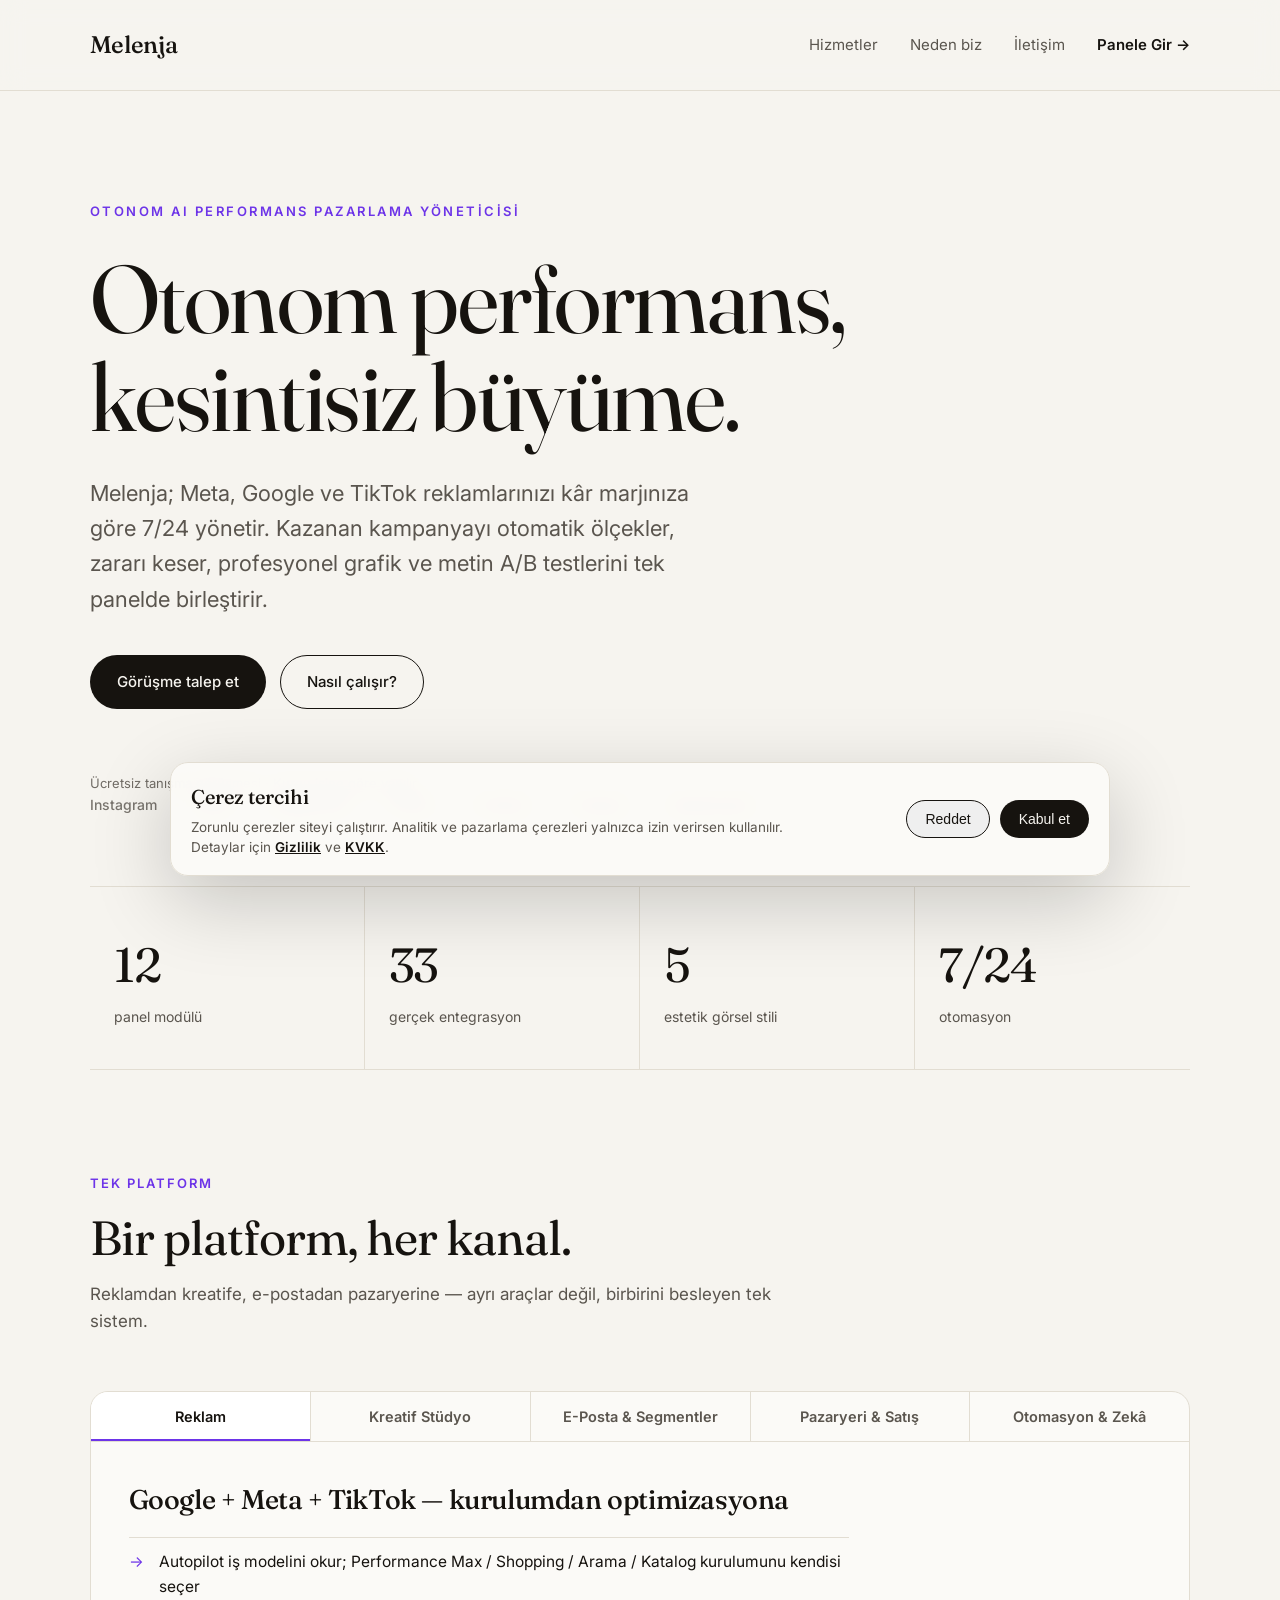
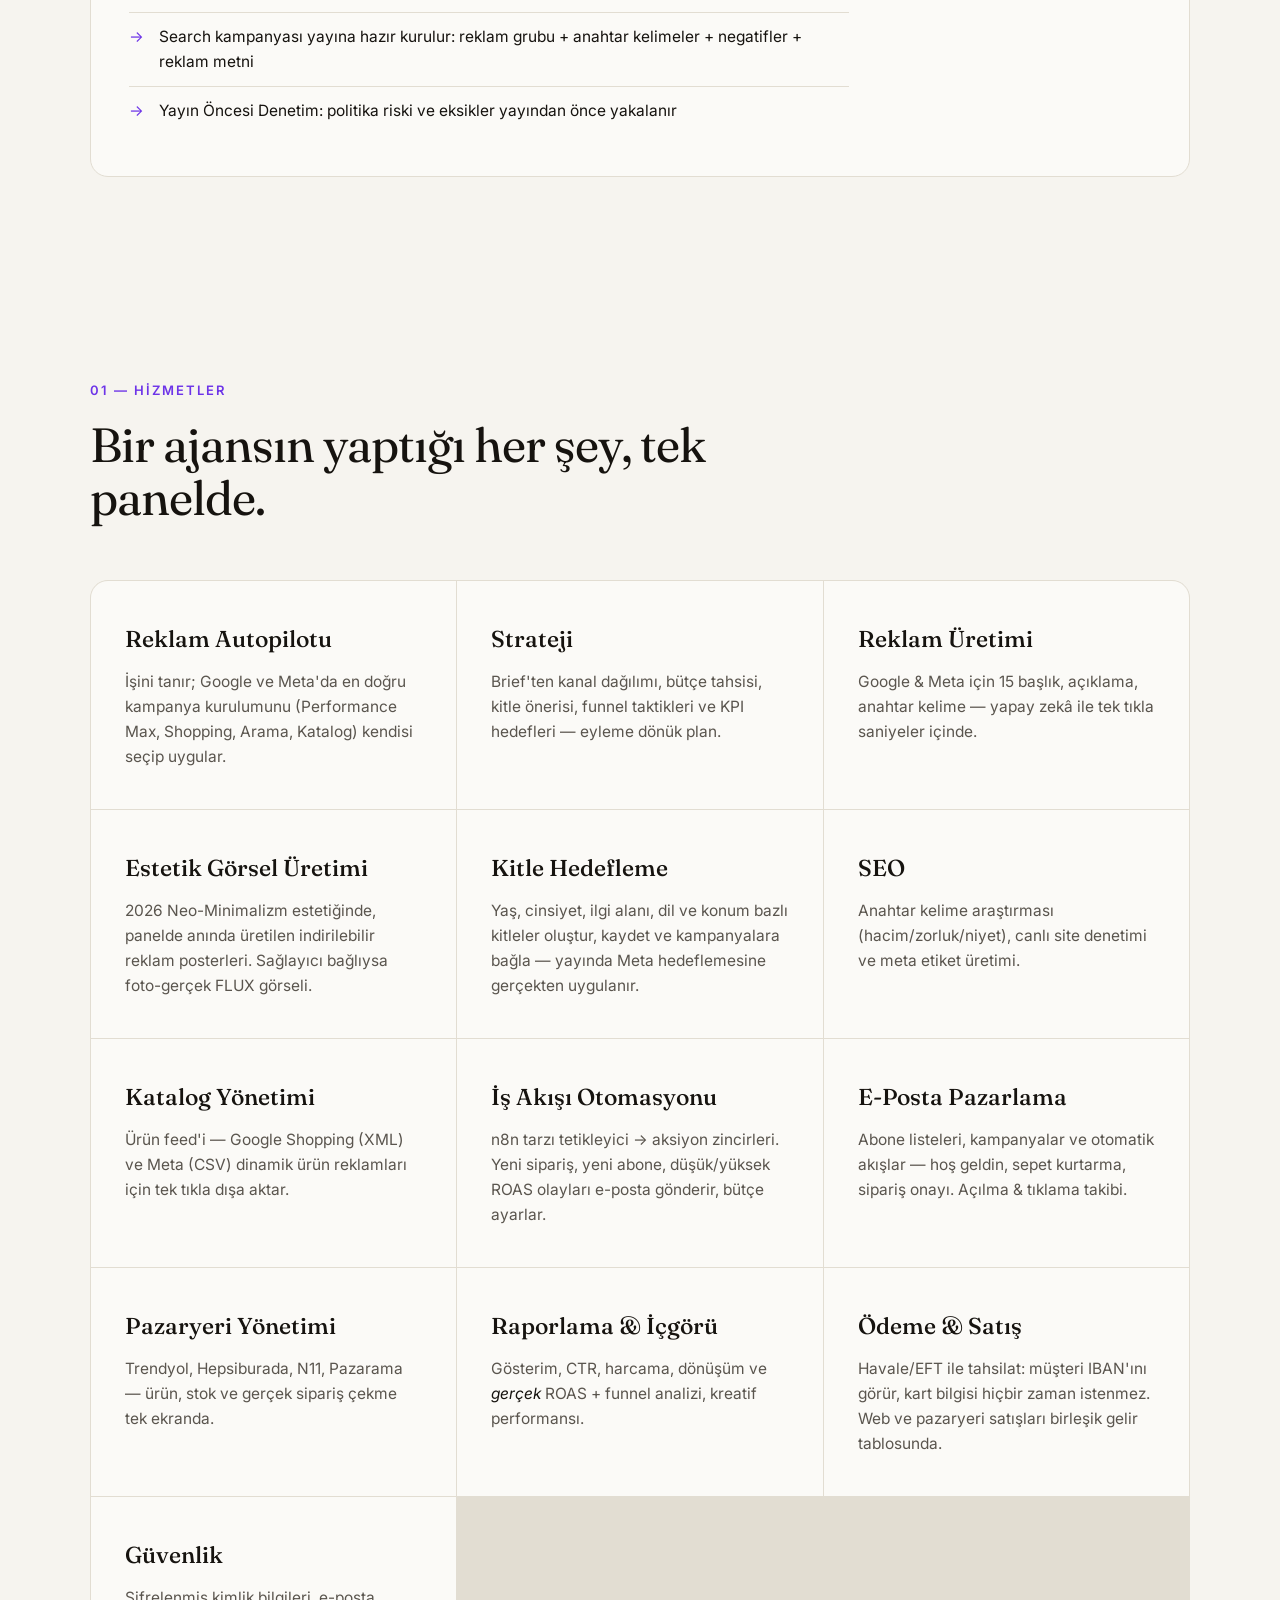
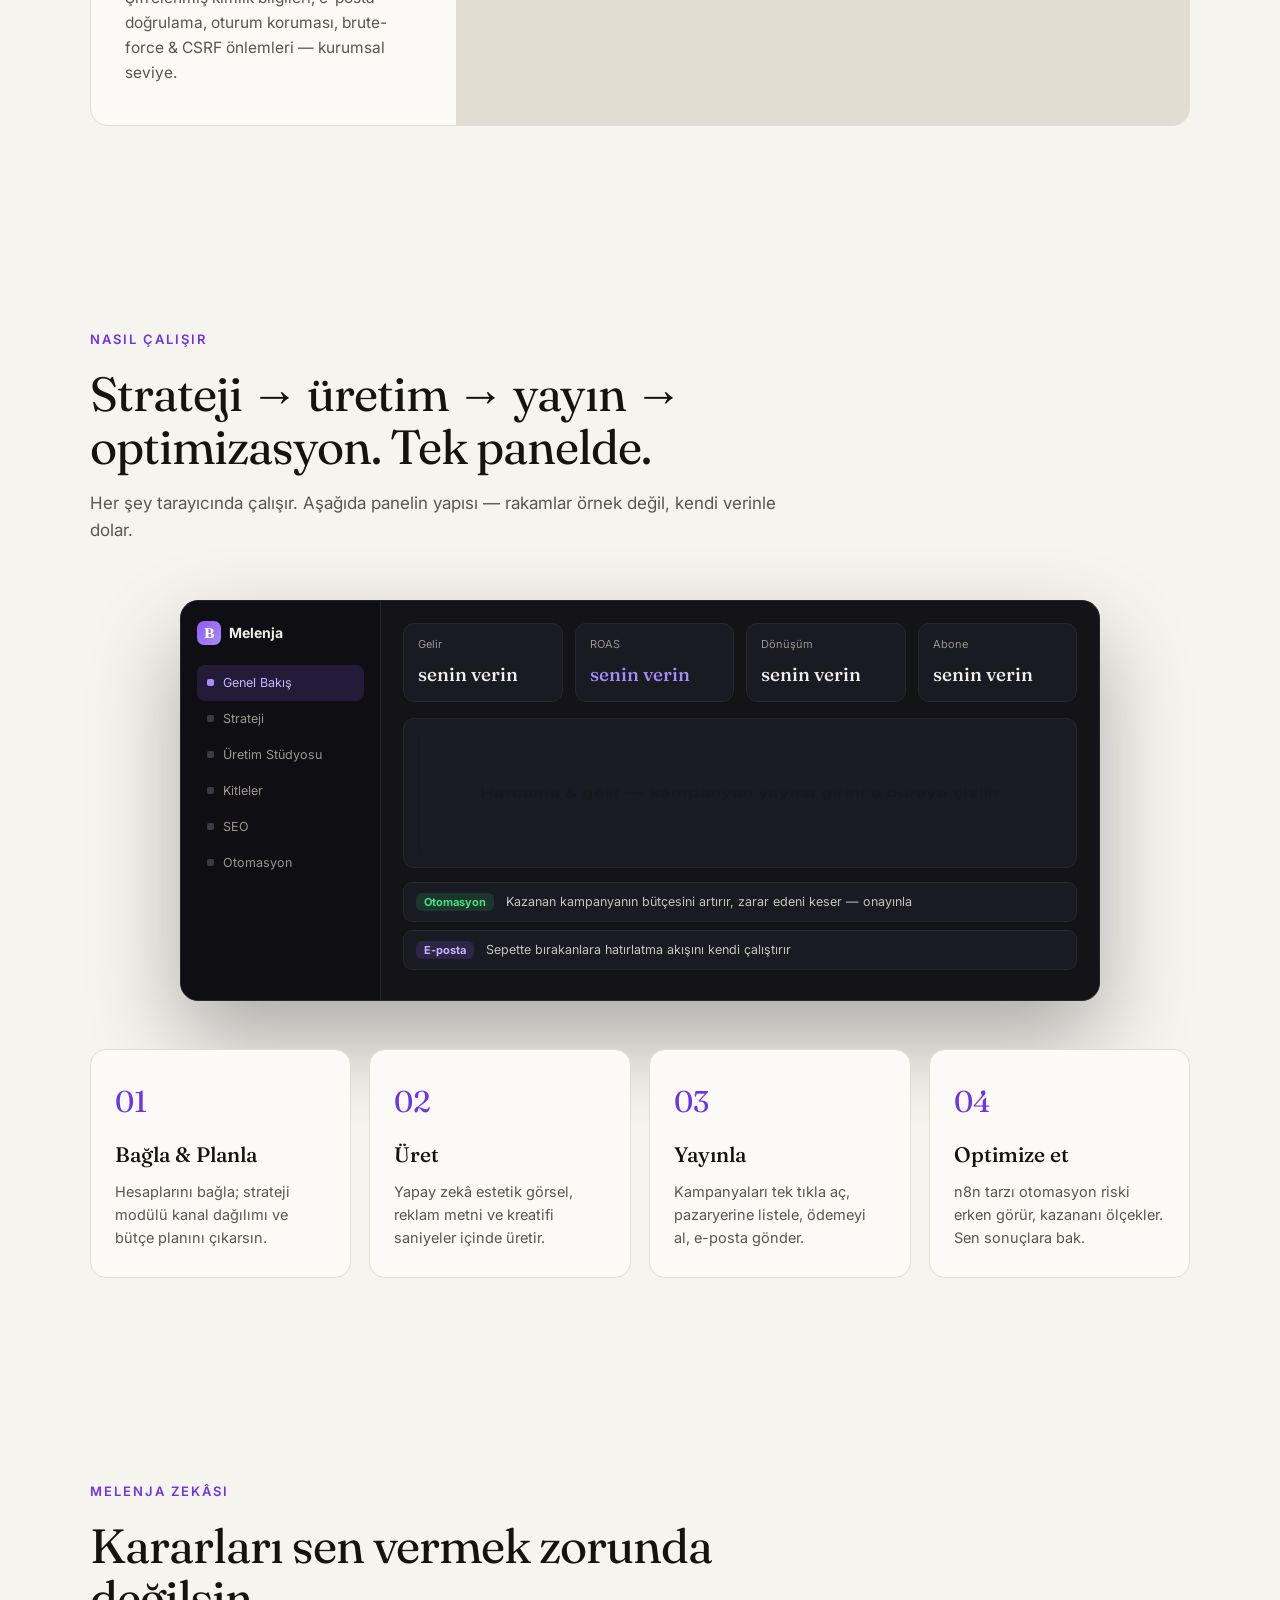
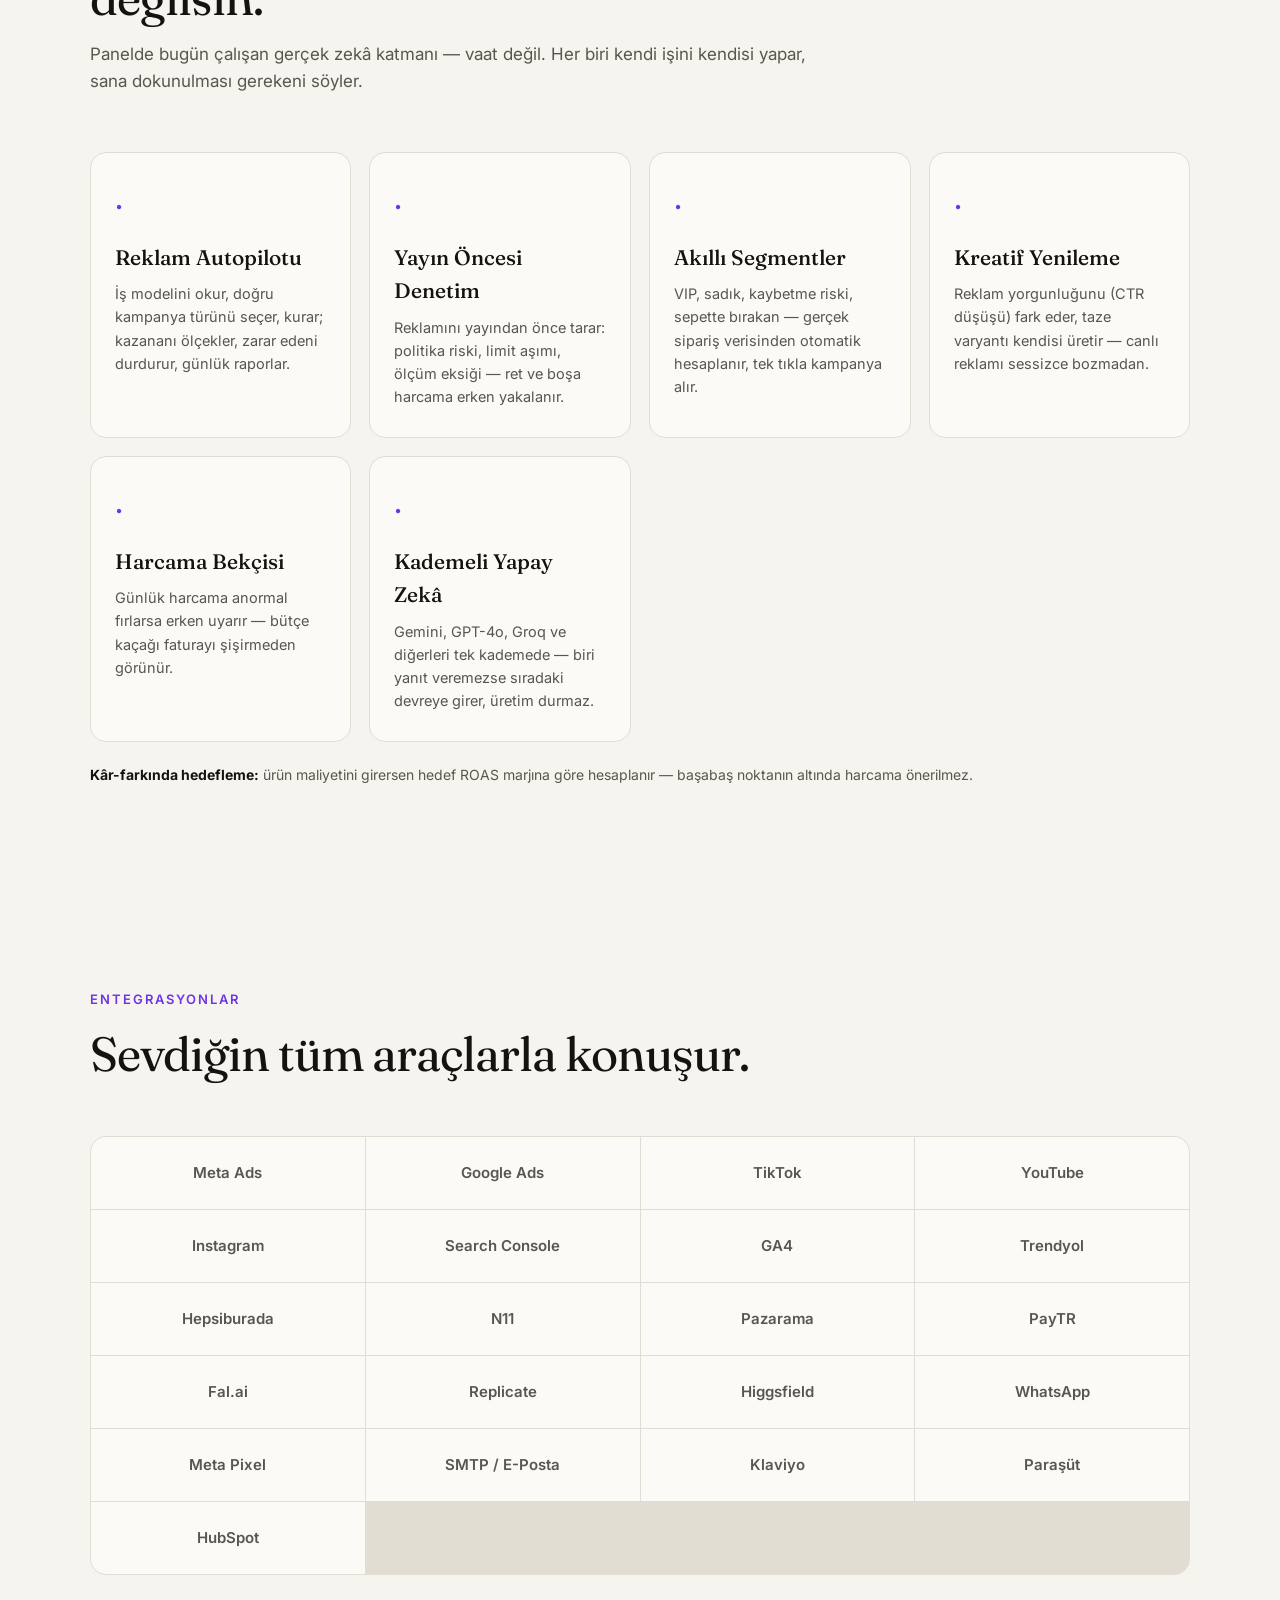
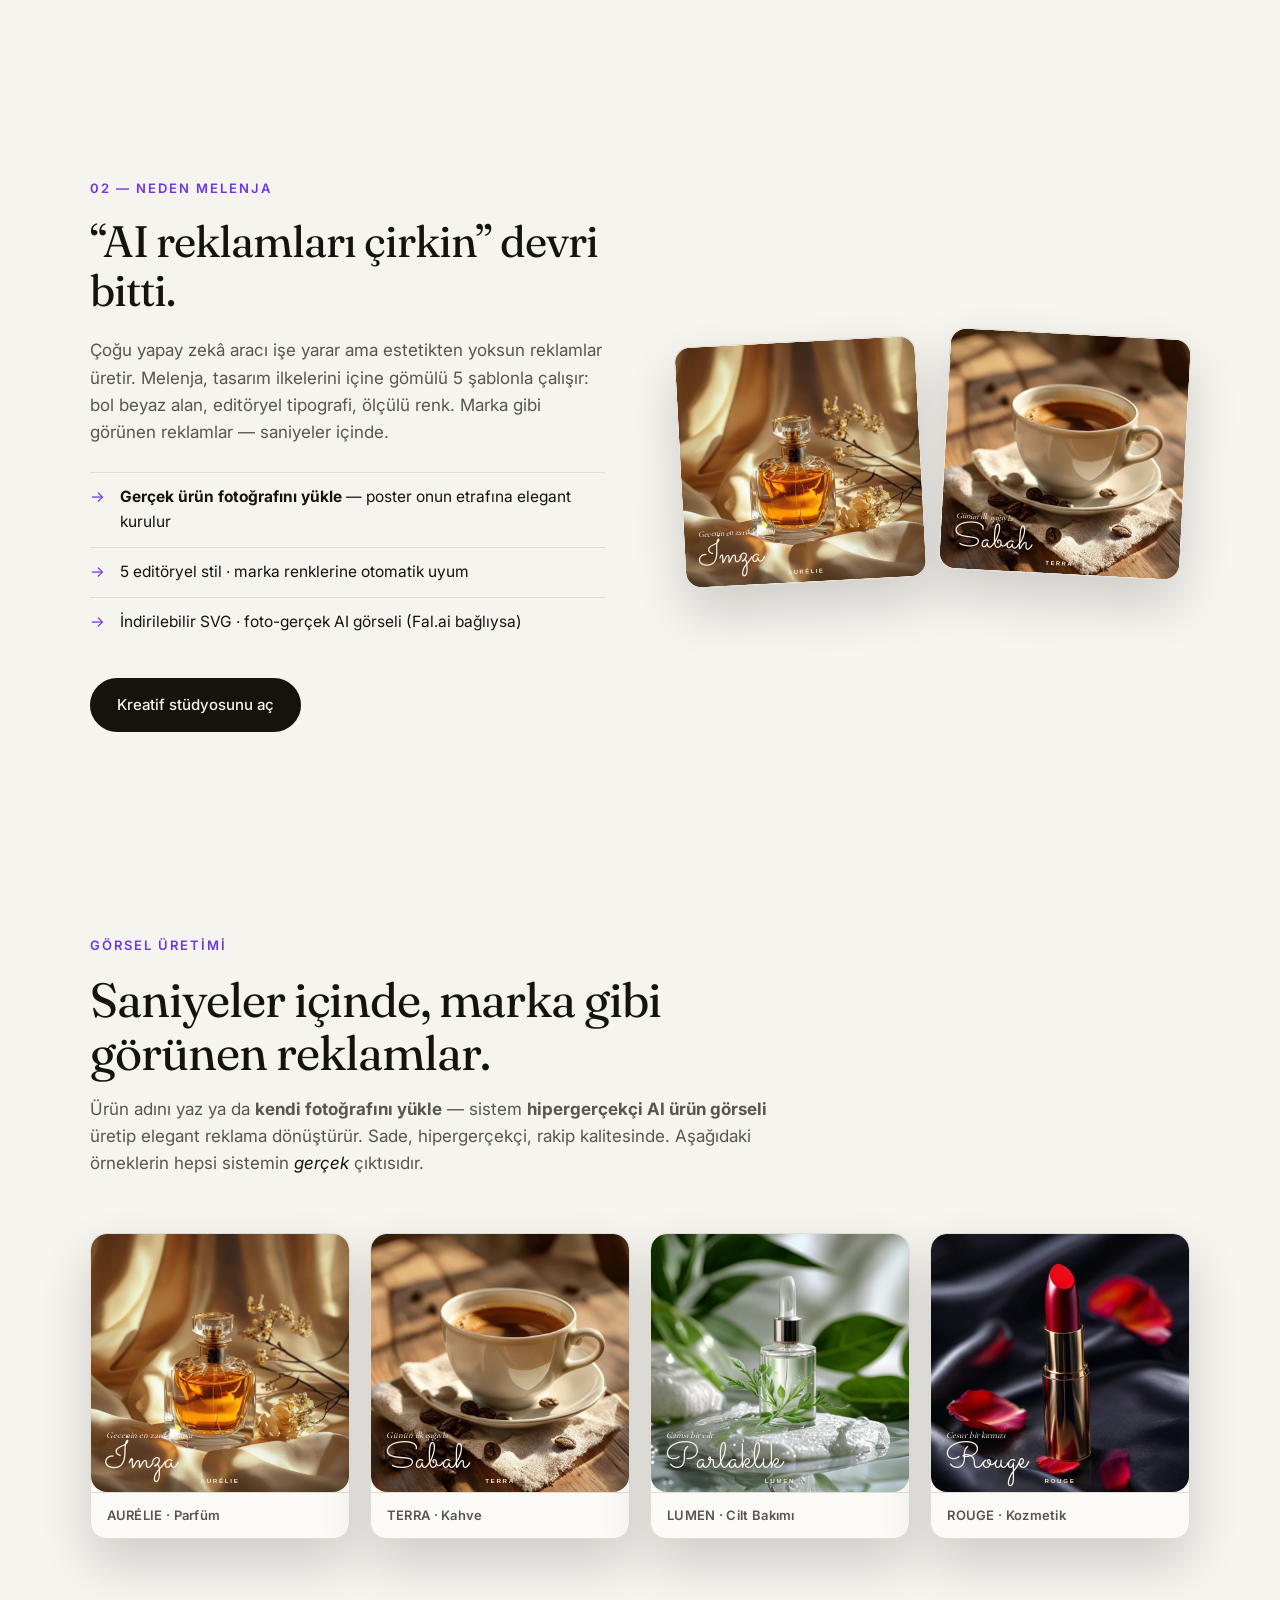
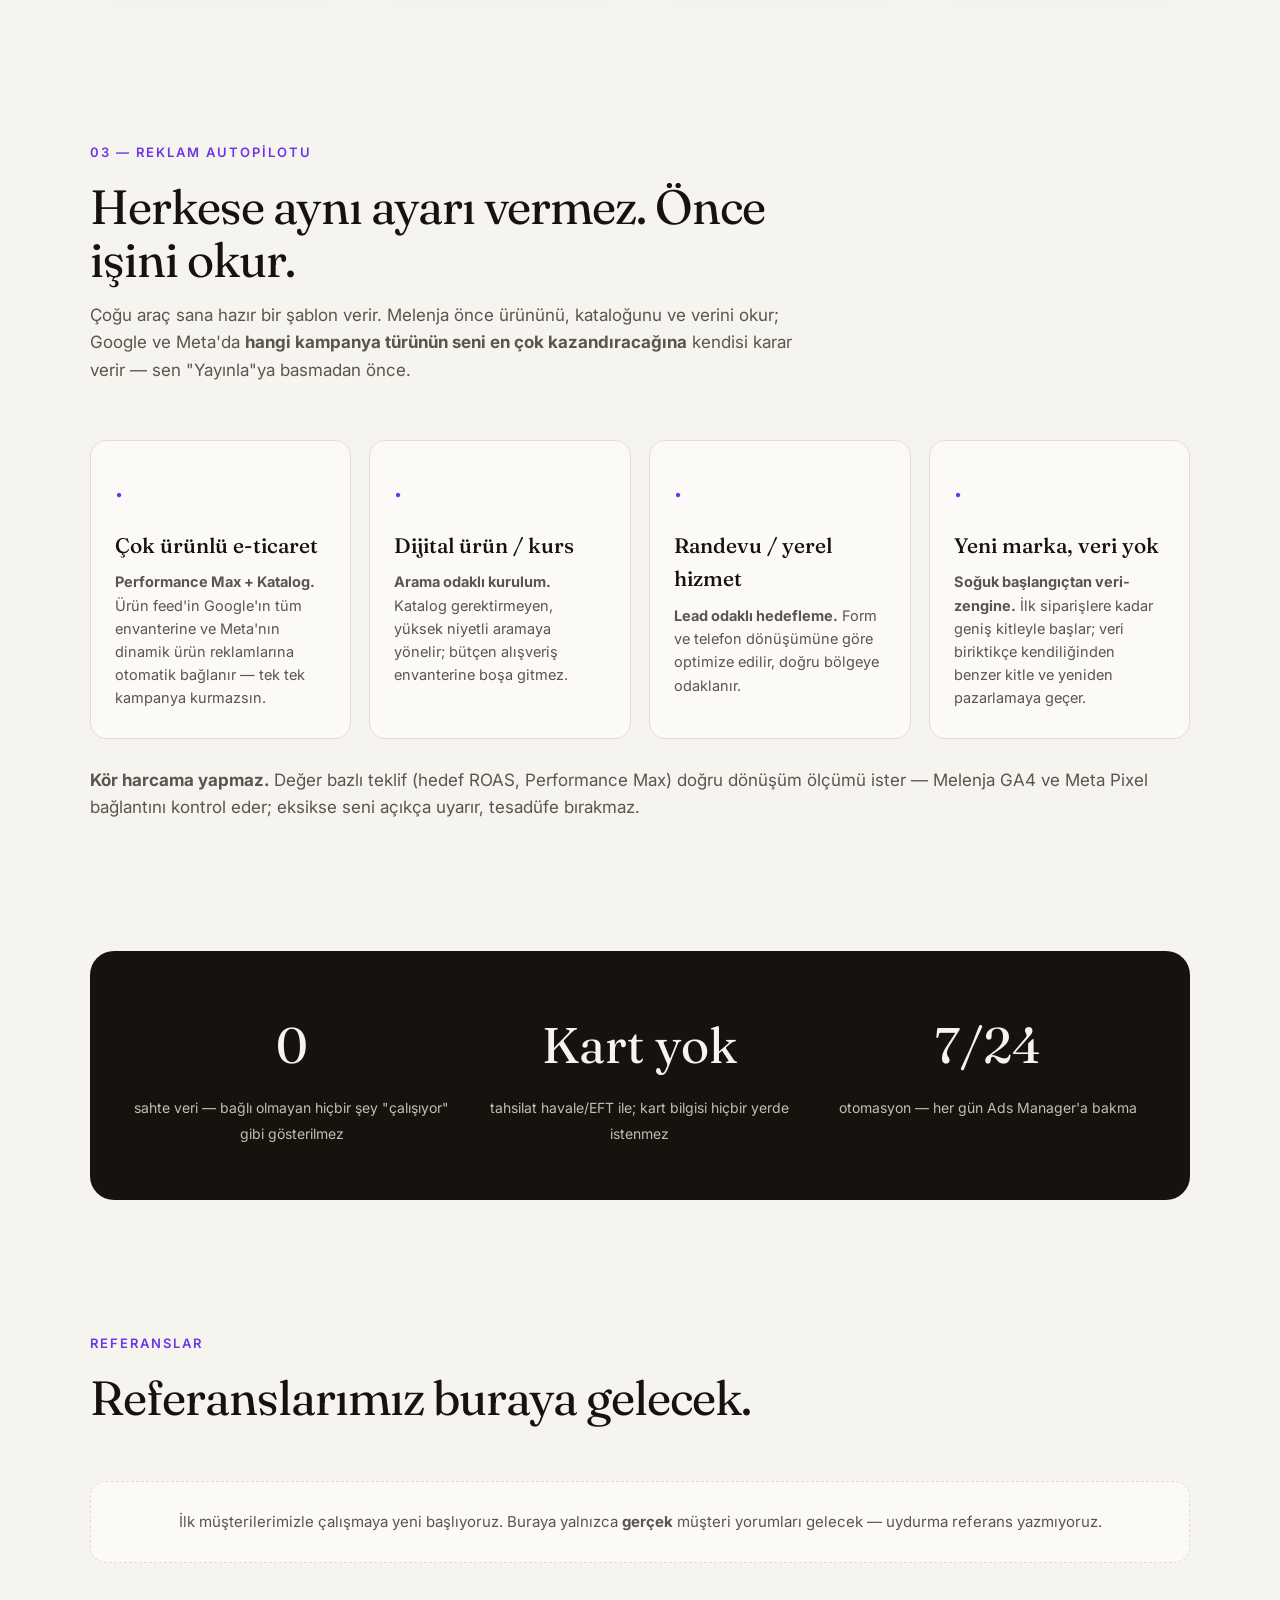
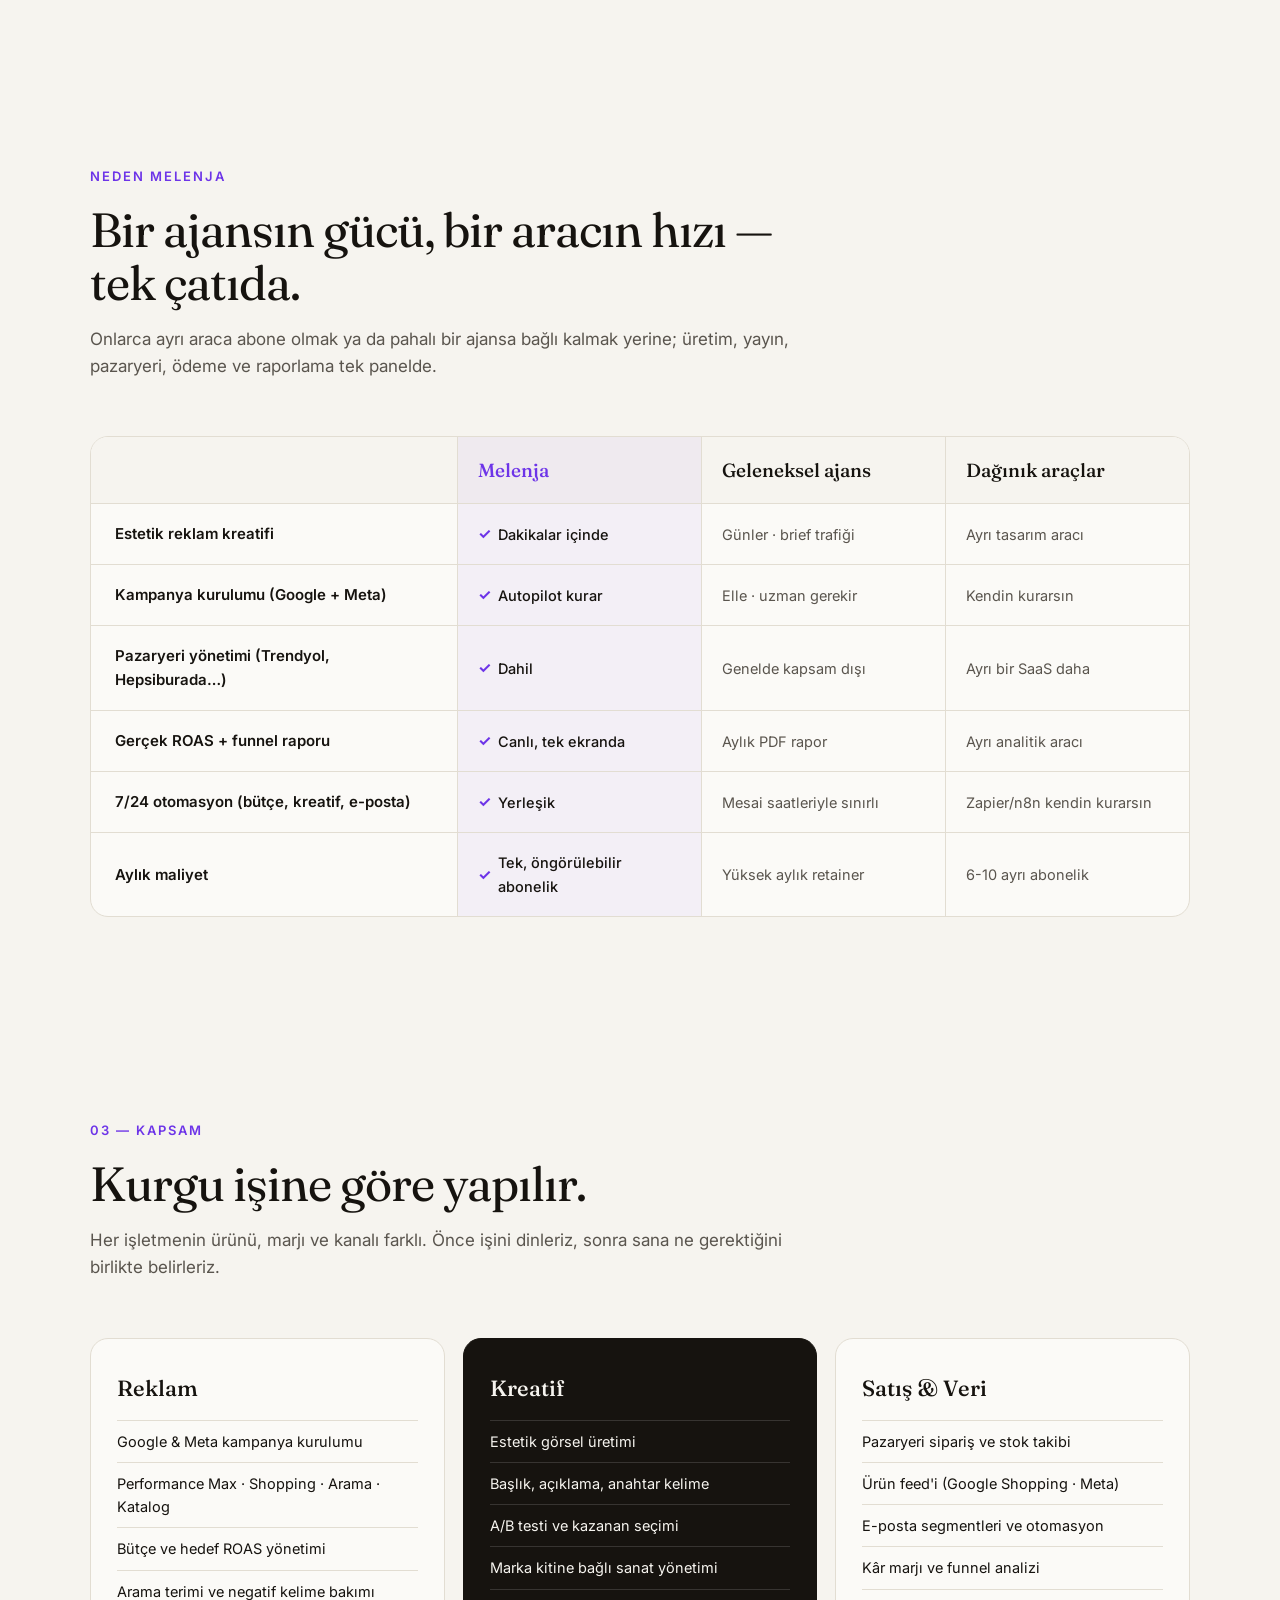
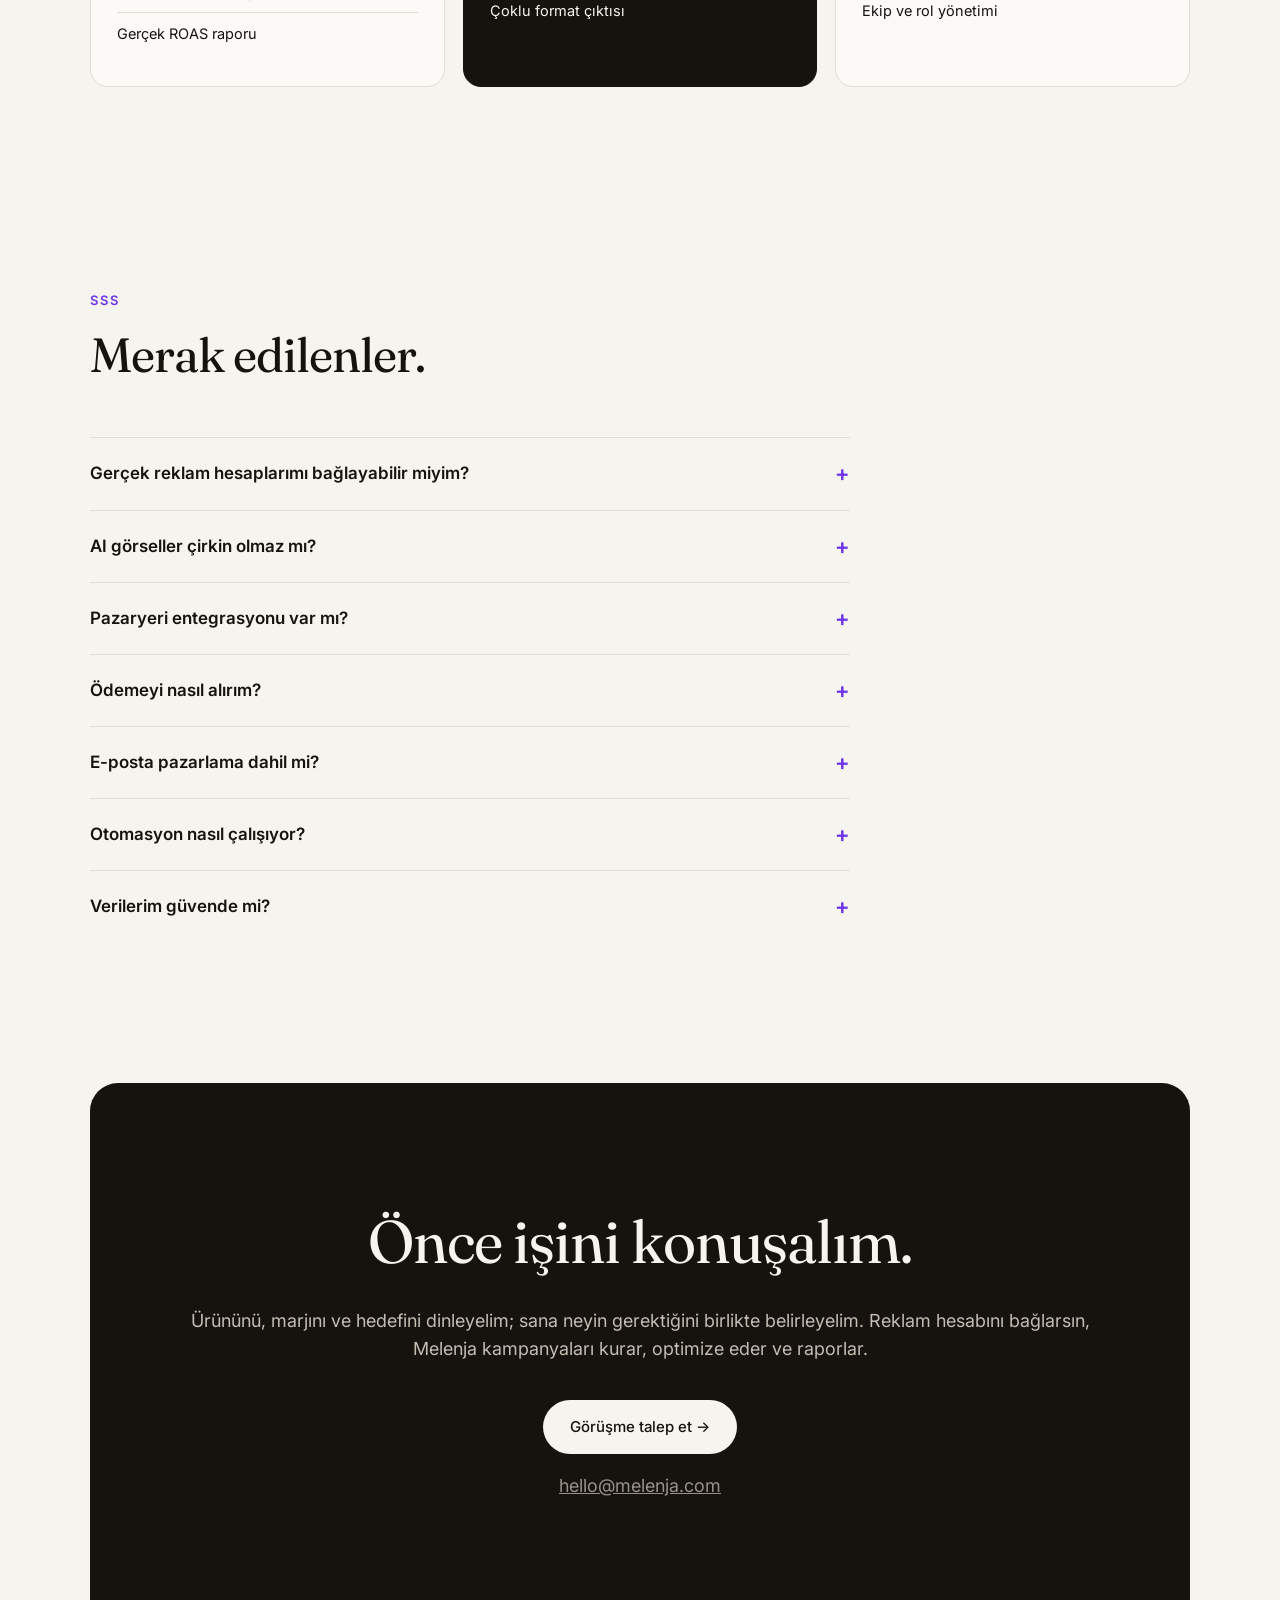
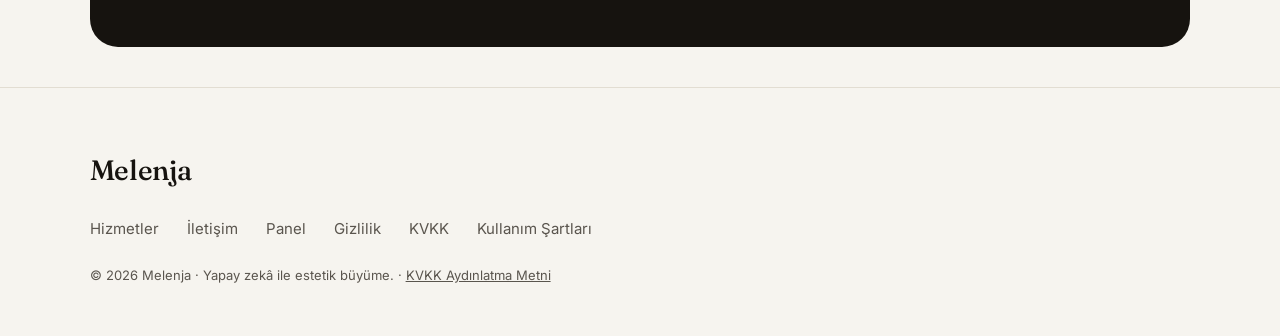
<file: index.html>
<!DOCTYPE html>
<html lang="tr">
<head>
  <meta charset="UTF-8" />
  <meta name="viewport" content="width=device-width, initial-scale=1.0" />
  <title>Melenja — Yapay Zekâ ile Estetik Reklam & Pazaryeri Büyümesi</title>
  <meta name="description" content="Melenja, yapay zekâ ile estetik reklam üretimi, kreatif tasarım, pazaryeri yönetimi ve otomasyonu tek panelde sunan premium ajanstır." />
  <link rel="manifest" href="/manifest.json" />
  <link rel="icon" href="/favicon.ico" sizes="any" />
  <link rel="icon" type="image/png" href="/favicon-32.png" sizes="32x32" />
  <link rel="apple-touch-icon" href="/apple-touch-icon.png" />
  <meta name="apple-mobile-web-app-title" content="Melenja" />
  <link rel="preconnect" href="https://fonts.googleapis.com" />
  <link rel="preconnect" href="https://fonts.gstatic.com" crossorigin />
  <link href="https://fonts.googleapis.com/css2?family=Fraunces:opsz,wght@9..144,300;9..144,400;9..144,500;9..144,600&family=Inter:wght@400;500;600&display=swap" rel="stylesheet" />
  <link rel="stylesheet" href="/site.css" />
</head>
<body>
  <!-- NAV -->
  <header class="nav">
    <a href="/" class="wordmark">Melenja</a>
    <nav class="nav-links">
      <a href="#hizmetler">Hizmetler</a>
      <a href="#fark">Neden biz</a>
      <a href="#iletisim">İletişim</a>
      <a href="/panel" class="nav-cta">Panele Gir →</a>
    </nav>
  </header>

  <!-- HERO -->
  <section class="hero">
    <div class="eyebrow">OTONOM AI PERFORMANS PAZARLAMA YÖNETİCİSİ</div>
    <h1>Otonom performans,<br />kesintisiz büyüme.</h1>
    <p class="lead">
      Melenja; Meta, Google ve TikTok reklamlarınızı kâr marjınıza göre 7/24 yönetir.
      Kazanan kampanyayı otomatik ölçekler, zararı keser, profesyonel grafik ve metin A/B testlerini tek panelde birleştirir.
    </p>
    <div class="hero-actions">
      <a href="#iletisim" class="btn btn-dark">Görüşme talep et</a>
      <a href="#nasil" class="btn btn-line">Nasıl çalışır?</a>
    </div>
    <p class="hero-note">Ücretsiz tanışma görüşmesi · Kurgu işine göre yapılır</p>
    <div class="trust">
      <span>Instagram</span><i></i><span>Meta</span><i></i><span>Google Ads</span><i></i>
      <span>TikTok</span><i></i><span>YouTube</span><i></i><span>Trendyol</span><i></i><span>Hepsiburada</span>
    </div>
  </section>

  <!-- METRIKLER -->
  <section class="metrics">
    <div><strong>12</strong><span>panel modülü</span></div>
    <div><strong>33</strong><span>gerçek entegrasyon</span></div>
    <div><strong>5</strong><span>estetik görsel stili</span></div>
    <div><strong>7/24</strong><span>otomasyon</span></div>
  </section>

  <!-- TEK PLATFORM, HER KANAL (sekmeli) -->
  <section class="section" id="platform">
    <div class="section-head">
      <span class="kicker">Tek Platform</span>
      <h2>Bir platform, her kanal.</h2>
      <p class="section-sub">Reklamdan kreatife, e-postadan pazaryerine — ayrı araçlar değil, birbirini besleyen tek sistem.</p>
    </div>
    <div class="ptabs" id="ptabs">
      <div class="ptab-btns">
        <button class="ptab-btn on" data-pt="reklam">Reklam</button>
        <button class="ptab-btn" data-pt="kreatif">Kreatif Stüdyo</button>
        <button class="ptab-btn" data-pt="eposta">E-Posta & Segmentler</button>
        <button class="ptab-btn" data-pt="pazar">Pazaryeri & Satış</button>
        <button class="ptab-btn" data-pt="oto">Otomasyon & Zekâ</button>
      </div>
      <div class="ptab-panel" data-ptp="reklam">
        <h3>Google + Meta + TikTok — kurulumdan optimizasyona</h3>
        <ul class="ticks">
          <li>Autopilot iş modelini okur; Performance Max / Shopping / Arama / Katalog kurulumunu kendisi seçer</li>
          <li>Search kampanyası yayına hazır kurulur: reklam grubu + anahtar kelimeler + negatifler + reklam metni</li>
          <li>Yayın Öncesi Denetim: politika riski ve eksikler yayından önce yakalanır</li>
        </ul>
      </div>
      <div class="ptab-panel" data-ptp="kreatif" hidden>
        <h3>Marka gibi görünen reklam, dakikalar içinde</h3>
        <ul class="ticks">
          <li>Tek brief + ürün fotoğrafı → tüm boyutlarda gerçek reklam paketi + Google/Meta metinleri</li>
          <li>5 editöryel stil, 47 sahne, 1500+ font — elegant tasarım dili</li>
          <li>Kreatif yorgunluğunda sistem taze varyantı kendisi üretir</li>
        </ul>
      </div>
      <div class="ptab-panel" data-ptp="eposta" hidden>
        <h3>Akıllı segmentlere kişisel kampanyalar</h3>
        <ul class="ticks">
          <li>VIP · sadık · kaybetme riski · sepette bırakan — segmentler gerçek sipariş verisinden otomatik</li>
          <li>Hoş geldin, sepet kurtarma, geri kazanım akışları hazır; açılma & tıklama takibi</li>
          <li>Landing sayfasında "birlikte iyi gider" ürün önerileri — sepet büyütme</li>
        </ul>
      </div>
      <div class="ptab-panel" data-ptp="pazar" hidden>
        <h3>Trendyol'dan Hepsiburada'ya tek ekran</h3>
        <ul class="ticks">
          <li>Ürün, stok ve siparişler tek panelde; web + pazaryeri satışı birleşik gelir tablosunda</li>
          <li>Havale/EFT ile tahsilat — kart bilgisi istenmez</li>
          <li>Google Shopping & Meta katalog feed'i tek tıkla</li>
        </ul>
      </div>
      <div class="ptab-panel" data-ptp="oto" hidden>
        <h3>Sen bakmadığında da çalışır</h3>
        <ul class="ticks">
          <li>Kazananı ölçekler, zarar edeni durdurur; harcama anomalisinde erken uyarır</li>
          <li>Her Pazartesi yönetici özeti: neyin değiştiği + otomasyonun yaptıkları</li>
          <li>Kademeli yapay zekâ: bir model yanıt veremezse sıradaki devreye girer</li>
        </ul>
      </div>
    </div>
  </section>

  <!-- HIZMETLER -->
  <section id="hizmetler" class="section">
    <div class="section-head">
      <span class="kicker">01 — Hizmetler</span>
      <h2>Bir ajansın yaptığı her şey, tek panelde.</h2>
    </div>
    <div class="services">
      <article><h3>Reklam Autopilotu</h3><p>İşini tanır; Google ve Meta'da en doğru kampanya kurulumunu (Performance Max, Shopping, Arama, Katalog) kendisi seçip uygular.</p></article>
      <article><h3>Strateji</h3><p>Brief'ten kanal dağılımı, bütçe tahsisi, kitle önerisi, funnel taktikleri ve KPI hedefleri — eyleme dönük plan.</p></article>
      <article><h3>Reklam Üretimi</h3><p>Google & Meta için 15 başlık, açıklama, anahtar kelime — yapay zekâ ile tek tıkla saniyeler içinde.</p></article>
      <article><h3>Estetik Görsel Üretimi</h3><p>2026 Neo-Minimalizm estetiğinde, panelde anında üretilen indirilebilir reklam posterleri. Sağlayıcı bağlıysa foto-gerçek FLUX görseli.</p></article>
      <article><h3>Kitle Hedefleme</h3><p>Yaş, cinsiyet, ilgi alanı, dil ve konum bazlı kitleler oluştur, kaydet ve kampanyalara bağla — yayında Meta hedeflemesine gerçekten uygulanır.</p></article>
      <article><h3>SEO</h3><p>Anahtar kelime araştırması (hacim/zorluk/niyet), canlı site denetimi ve meta etiket üretimi.</p></article>
      <article><h3>Katalog Yönetimi</h3><p>Ürün feed'i — Google Shopping (XML) ve Meta (CSV) dinamik ürün reklamları için tek tıkla dışa aktar.</p></article>
      <article><h3>İş Akışı Otomasyonu</h3><p>n8n tarzı tetikleyici → aksiyon zincirleri. Yeni sipariş, yeni abone, düşük/yüksek ROAS olayları e-posta gönderir, bütçe ayarlar.</p></article>
      <article><h3>E-Posta Pazarlama</h3><p>Abone listeleri, kampanyalar ve otomatik akışlar — hoş geldin, sepet kurtarma, sipariş onayı. Açılma & tıklama takibi.</p></article>
      <article><h3>Pazaryeri Yönetimi</h3><p>Trendyol, Hepsiburada, N11, Pazarama — ürün, stok ve gerçek sipariş çekme tek ekranda.</p></article>
      <article><h3>Raporlama & İçgörü</h3><p>Gösterim, CTR, harcama, dönüşüm ve <em>gerçek</em> ROAS + funnel analizi, kreatif performansı.</p></article>
      <article><h3>Ödeme & Satış</h3><p>Havale/EFT ile tahsilat: müşteri IBAN'ını görür, kart bilgisi hiçbir zaman istenmez. Web ve pazaryeri satışları birleşik gelir tablosunda.</p></article>
      <article><h3>Güvenlik</h3><p>Şifrelenmiş kimlik bilgileri, e-posta doğrulama, oturum koruması, brute-force & CSRF önlemleri — kurumsal seviye.</p></article>
    </div>
  </section>

  <!-- NASIL CALISIR -->
  <section id="nasil" class="section">
    <div class="section-head">
      <span class="kicker">Nasıl çalışır</span>
      <h2>Strateji → üretim → yayın → optimizasyon. Tek panelde.</h2>
      <p class="section-sub">Her şey tarayıcında çalışır. Aşağıda panelin yapısı — rakamlar örnek değil, kendi verinle dolar.</p>
    </div>
    <!-- Panel önizleme mockup -->
    <div class="panel-preview">
      <aside class="pp-side">
        <div class="pp-logo"><span class="pp-mark">B</span> Melenja</div>
        <div class="pp-nav"><i class="on"></i>Genel Bakış</div>
        <div class="pp-nav"><i></i>Strateji</div>
        <div class="pp-nav"><i></i>Üretim Stüdyosu</div>
        <div class="pp-nav"><i></i>Kitleler</div>
        <div class="pp-nav"><i></i>SEO</div>
        <div class="pp-nav"><i></i>Otomasyon</div>
      </aside>
      <div class="pp-main">
        <div class="pp-kpis">
          <div class="pp-kpi"><span>Gelir</span><strong>senin verin</strong></div>
          <div class="pp-kpi accent"><span>ROAS</span><strong>senin verin</strong></div>
          <div class="pp-kpi"><span>Dönüşüm</span><strong>senin verin</strong></div>
          <div class="pp-kpi"><span>Abone</span><strong>senin verin</strong></div>
        </div>
        <div class="pp-chart">
          <svg viewBox="0 0 520 150" preserveAspectRatio="none" aria-label="Harcama ve gelir grafiği">
            <line x1="0" y1="150" x2="520" y2="150" stroke="currentColor" stroke-opacity=".18" stroke-width="2"/>
            <line x1="0" y1="0" x2="0" y2="150" stroke="currentColor" stroke-opacity=".18" stroke-width="2"/>
            <text x="260" y="80" text-anchor="middle" font-size="15" fill="currentColor" fill-opacity=".45">
              Harcama &amp; gelir — kampanyan yayına girince buraya çizilir
            </text>
          </svg>
        </div>
        <div class="pp-row"><span class="pp-tag green">Otomasyon</span> Kazanan kampanyanın bütçesini artırır, zarar edeni keser — onayınla</div>
        <div class="pp-row"><span class="pp-tag violet">E-posta</span> Sepette bırakanlara hatırlatma akışını kendi çalıştırır</div>
      </div>
    </div>
    <div class="steps-grid" style="margin-top:48px">
      <div class="step"><span class="step-no">01</span><h3>Bağla & Planla</h3><p>Hesaplarını bağla; strateji modülü kanal dağılımı ve bütçe planını çıkarsın.</p></div>
      <div class="step"><span class="step-no">02</span><h3>Üret</h3><p>Yapay zekâ estetik görsel, reklam metni ve kreatifi saniyeler içinde üretir.</p></div>
      <div class="step"><span class="step-no">03</span><h3>Yayınla</h3><p>Kampanyaları tek tıkla aç, pazaryerine listele, ödemeyi al, e-posta gönder.</p></div>
      <div class="step"><span class="step-no">04</span><h3>Optimize et</h3><p>n8n tarzı otomasyon riski erken görür, kazananı ölçekler. Sen sonuçlara bak.</p></div>
    </div>
  </section>

  <!-- MELENJA ZEKASI (agentic) -->
  <section class="section" id="zeka">
    <div class="section-head">
      <span class="kicker">Melenja Zekâsı</span>
      <h2>Kararları sen vermek zorunda değilsin.</h2>
      <p class="section-sub">Panelde bugün çalışan gerçek zekâ katmanı — vaat değil. Her biri kendi işini kendisi yapar, sana dokunulması gerekeni söyler.</p>
    </div>
    <div class="steps-grid">
      <div class="step"><span class="step-no">·</span><h3>Reklam Autopilotu</h3>
        <p>İş modelini okur, doğru kampanya türünü seçer, kurar; kazananı ölçekler, zarar edeni durdurur, günlük raporlar.</p></div>
      <div class="step"><span class="step-no">·</span><h3>Yayın Öncesi Denetim</h3>
        <p>Reklamını yayından önce tarar: politika riski, limit aşımı, ölçüm eksiği — ret ve boşa harcama erken yakalanır.</p></div>
      <div class="step"><span class="step-no">·</span><h3>Akıllı Segmentler</h3>
        <p>VIP, sadık, kaybetme riski, sepette bırakan — gerçek sipariş verisinden otomatik hesaplanır, tek tıkla kampanya alır.</p></div>
      <div class="step"><span class="step-no">·</span><h3>Kreatif Yenileme</h3>
        <p>Reklam yorgunluğunu (CTR düşüşü) fark eder, taze varyantı kendisi üretir — canlı reklamı sessizce bozmadan.</p></div>
      <div class="step"><span class="step-no">·</span><h3>Harcama Bekçisi</h3>
        <p>Günlük harcama anormal fırlarsa erken uyarır — bütçe kaçağı faturayı şişirmeden görünür.</p></div>
      <div class="step"><span class="step-no">·</span><h3>Kademeli Yapay Zekâ</h3>
        <p>Gemini, GPT-4o, Groq ve diğerleri tek kademede — biri yanıt veremezse sıradaki devreye girer, üretim durmaz.</p></div>
    </div>
    <p class="ai-note"><b>Kâr-farkında hedefleme:</b> ürün maliyetini girersen hedef ROAS marjına göre hesaplanır — başabaş noktanın altında harcama önerilmez.</p>
  </section>

  <!-- ENTEGRASYONLAR -->
  <section class="section">
    <div class="section-head">
      <span class="kicker">Entegrasyonlar</span>
      <h2>Sevdiğin tüm araçlarla konuşur.</h2>
    </div>
    <div class="logo-grid">
      <span>Meta Ads</span><span>Google Ads</span><span>TikTok</span><span>YouTube</span>
      <span>Instagram</span><span>Search Console</span><span>GA4</span>
      <span>Trendyol</span><span>Hepsiburada</span><span>N11</span><span>Pazarama</span>
      <span>PayTR</span><span>Fal.ai</span>
      <span>Replicate</span><span>Higgsfield</span><span>WhatsApp</span><span>Meta Pixel</span>
      <span>SMTP / E-Posta</span><span>Klaviyo</span><span>Paraşüt</span><span>HubSpot</span>
    </div>
  </section>

  <!-- FARK -->
  <section id="fark" class="section split">
    <div class="split-text">
      <span class="kicker">02 — Neden Melenja</span>
      <h2>“AI reklamları çirkin” devri bitti.</h2>
      <p>
        Çoğu yapay zekâ aracı işe yarar ama estetikten yoksun reklamlar üretir.
        Melenja, tasarım ilkelerini içine gömülü 5 şablonla çalışır: bol beyaz alan,
        editöryel tipografi, ölçülü renk. Marka gibi görünen reklamlar — saniyeler içinde.
      </p>
      <ul class="ticks">
        <li><b>Gerçek ürün fotoğrafını yükle</b> — poster onun etrafına elegant kurulur</li>
        <li>5 editöryel stil · marka renklerine otomatik uyum</li>
        <li>İndirilebilir SVG · foto-gerçek AI görseli (Fal.ai bağlıysa)</li>
      </ul>
      <a href="/panel" class="btn btn-dark">Kreatif stüdyosunu aç</a>
    </div>
    <div class="split-visual">
      <div class="poster-card poster-tilt-a"><img src="/assets/showcase/parfum.svg" alt="parfüm reklam tasarımı" loading="lazy"/></div>
      <div class="poster-card poster-tilt-b"><img src="/assets/showcase/kahve.svg" alt="kahve reklam tasarımı" loading="lazy"/></div>
    </div>
  </section>


  <!-- GORSEL URETIMI SHOWCASE -->
  <section class="section">
    <div class="section-head">
      <span class="kicker">Görsel Üretimi</span>
      <h2>Saniyeler içinde, marka gibi görünen reklamlar.</h2>
      <p class="section-sub">Ürün adını yaz ya da <b>kendi fotoğrafını yükle</b> — sistem <b>hipergerçekçi AI ürün görseli</b> üretip elegant reklama dönüştürür. Sade, hipergerçekçi, rakip kalitesinde. Aşağıdaki örneklerin hepsi sistemin <em>gerçek</em> çıktısıdır.</p>
    </div>
    <div class="poster-gallery"><figure class="poster-card"><img src="/assets/showcase/parfum.svg" alt="parfüm reklam tasarımı" loading="lazy"/><figcaption>AURÉLIE · Parfüm</figcaption></figure><figure class="poster-card"><img src="/assets/showcase/kahve.svg" alt="kahve reklam tasarımı" loading="lazy"/><figcaption>TERRA · Kahve</figcaption></figure><figure class="poster-card"><img src="/assets/showcase/serum.svg" alt="cilt bakımı reklam tasarımı" loading="lazy"/><figcaption>LUMEN · Cilt Bakımı</figcaption></figure><figure class="poster-card"><img src="/assets/showcase/ruj.svg" alt="kozmetik reklam tasarımı" loading="lazy"/><figcaption>ROUGE · Kozmetik</figcaption></figure></div>
  </section>

  <!-- REKLAM AUTOPILOTU (AI karar motoru) -->
  <section class="section" id="autopilot">
    <div class="section-head">
      <span class="kicker">03 — Reklam Autopilotu</span>
      <h2>Herkese aynı ayarı vermez. Önce işini okur.</h2>
      <p class="section-sub">Çoğu araç sana hazır bir şablon verir. Melenja önce ürününü, kataloğunu ve verini
        okur; Google ve Meta'da <b>hangi kampanya türünün seni en çok kazandıracağına</b> kendisi karar verir —
        sen "Yayınla"ya basmadan önce.</p>
    </div>
    <div class="steps-grid">
      <div class="step"><span class="step-no">·</span><h3>Çok ürünlü e-ticaret</h3>
        <p><b>Performance Max + Katalog.</b> Ürün feed'in Google'ın tüm envanterine ve Meta'nın dinamik ürün
        reklamlarına otomatik bağlanır — tek tek kampanya kurmazsın.</p></div>
      <div class="step"><span class="step-no">·</span><h3>Dijital ürün / kurs</h3>
        <p><b>Arama odaklı kurulum.</b> Katalog gerektirmeyen, yüksek niyetli aramaya yönelir; bütçen
        alışveriş envanterine boşa gitmez.</p></div>
      <div class="step"><span class="step-no">·</span><h3>Randevu / yerel hizmet</h3>
        <p><b>Lead odaklı hedefleme.</b> Form ve telefon dönüşümüne göre optimize edilir, doğru bölgeye
        odaklanır.</p></div>
      <div class="step"><span class="step-no">·</span><h3>Yeni marka, veri yok</h3>
        <p><b>Soğuk başlangıçtan veri-zengine.</b> İlk siparişlere kadar geniş kitleyle başlar; veri biriktikçe
        kendiliğinden benzer kitle ve yeniden pazarlamaya geçer.</p></div>
    </div>
    <p class="section-sub" style="margin-top:28px;max-width:100%">
      <b>Kör harcama yapmaz.</b> Değer bazlı teklif (hedef ROAS, Performance Max) doğru dönüşüm ölçümü ister —
      Melenja GA4 ve Meta Pixel bağlantını kontrol eder; eksikse seni açıkça uyarır, tesadüfe bırakmaz.
    </p>
  </section>

  <!-- SONUCLAR -->
  <section class="resultband">
    <div><strong>0</strong><span>sahte veri — bağlı olmayan hiçbir şey "çalışıyor" gibi gösterilmez</span></div>
    <div><strong>Kart yok</strong><span>tahsilat havale/EFT ile; kart bilgisi hiçbir yerde istenmez</span></div>
    <div><strong>7/24</strong><span>otomasyon — her gün Ads Manager'a bakma</span></div>
  </section>

  <!-- REFERANSLAR -->
  <section class="section">
    <div class="section-head">
      <span class="kicker">Referanslar</span>
      <h2>Referanslarımız buraya gelecek.</h2>
    </div>
    <div class="quotes"><!--BERT-QUOTES-START-->
      <p class="quotes-empty">İlk müşterilerimizle çalışmaya yeni başlıyoruz. Buraya yalnızca
        <strong>gerçek</strong> müşteri yorumları gelecek — uydurma referans yazmıyoruz.</p>
    <!--BERT-QUOTES-END--></div>
  </section>

  <!-- KARSILASTIRMA -->
  <section class="section" id="karsilastir">
    <div class="section-head">
      <span class="kicker">Neden Melenja</span>
      <h2>Bir ajansın gücü, bir aracın hızı — tek çatıda.</h2>
      <p class="section-sub">Onlarca ayrı araca abone olmak ya da pahalı bir ajansa bağlı kalmak yerine; üretim, yayın, pazaryeri, ödeme ve raporlama tek panelde.</p>
    </div>
    <div class="compare">
      <div class="cmp-row cmp-head">
        <div class="cmp-feat"></div>
        <div class="cmp-col cmp-us">Melenja</div>
        <div class="cmp-col">Geleneksel ajans</div>
        <div class="cmp-col">Dağınık araçlar</div>
      </div>
      <div class="cmp-row">
        <div class="cmp-feat">Estetik reklam kreatifi</div>
        <div class="cmp-col cmp-us"><span class="ok">✓</span> Dakikalar içinde</div>
        <div class="cmp-col">Günler · brief trafiği</div>
        <div class="cmp-col">Ayrı tasarım aracı</div>
      </div>
      <div class="cmp-row">
        <div class="cmp-feat">Kampanya kurulumu (Google + Meta)</div>
        <div class="cmp-col cmp-us"><span class="ok">✓</span> Autopilot kurar</div>
        <div class="cmp-col">Elle · uzman gerekir</div>
        <div class="cmp-col">Kendin kurarsın</div>
      </div>
      <div class="cmp-row">
        <div class="cmp-feat">Pazaryeri yönetimi (Trendyol, Hepsiburada…)</div>
        <div class="cmp-col cmp-us"><span class="ok">✓</span> Dahil</div>
        <div class="cmp-col">Genelde kapsam dışı</div>
        <div class="cmp-col">Ayrı bir SaaS daha</div>
      </div>
      <div class="cmp-row">
        <div class="cmp-feat">Gerçek ROAS + funnel raporu</div>
        <div class="cmp-col cmp-us"><span class="ok">✓</span> Canlı, tek ekranda</div>
        <div class="cmp-col">Aylık PDF rapor</div>
        <div class="cmp-col">Ayrı analitik aracı</div>
      </div>
      <div class="cmp-row">
        <div class="cmp-feat">7/24 otomasyon (bütçe, kreatif, e-posta)</div>
        <div class="cmp-col cmp-us"><span class="ok">✓</span> Yerleşik</div>
        <div class="cmp-col">Mesai saatleriyle sınırlı</div>
        <div class="cmp-col">Zapier/n8n kendin kurarsın</div>
      </div>
      <div class="cmp-row">
        <div class="cmp-feat">Aylık maliyet</div>
        <div class="cmp-col cmp-us"><span class="ok">✓</span> Tek, öngörülebilir abonelik</div>
        <div class="cmp-col">Yüksek aylık retainer</div>
        <div class="cmp-col">6-10 ayrı abonelik</div>
      </div>
    </div>
  </section>

  <!-- PAKETLER -->
  <section id="kapsam" class="section">
    <div class="section-head">
      <span class="kicker">03 — Kapsam</span>
      <h2>Kurgu işine göre yapılır.</h2>
      <p class="section-sub">Her işletmenin ürünü, marjı ve kanalı farklı. Önce işini
        dinleriz, sonra sana ne gerektiğini birlikte belirleriz.</p>
    </div>
    <div class="plans">
      <article class="plan">
        <h3>Reklam</h3>
        <ul><li>Google &amp; Meta kampanya kurulumu</li><li>Performance Max · Shopping · Arama · Katalog</li><li>Bütçe ve hedef ROAS yönetimi</li><li>Arama terimi ve negatif kelime bakımı</li><li>Gerçek ROAS raporu</li></ul>
      </article>
      <article class="plan featured">
        <h3>Kreatif</h3>
        <ul><li>Estetik görsel üretimi</li><li>Başlık, açıklama, anahtar kelime</li><li>A/B testi ve kazanan seçimi</li><li>Marka kitine bağlı sanat yönetimi</li><li>Çoklu format çıktısı</li></ul>
      </article>
      <article class="plan">
        <h3>Satış &amp; Veri</h3>
        <ul><li>Pazaryeri sipariş ve stok takibi</li><li>Ürün feed'i (Google Shopping · Meta)</li><li>E-posta segmentleri ve otomasyon</li><li>Kâr marjı ve funnel analizi</li><li>Ekip ve rol yönetimi</li></ul>
      </article>
    </div>
  </section>

  <!-- SSS -->
  <section class="section">
    <div class="section-head">
      <span class="kicker">SSS</span>
      <h2>Merak edilenler.</h2>
    </div>
    <div class="faq">
      <details><summary>Gerçek reklam hesaplarımı bağlayabilir miyim?</summary><p>Evet. Meta, Google ve TikTok'u Bağlantılar'dan bağlarsın; veriler gerçek API'den akar.</p></details>
      <details><summary>AI görseller çirkin olmaz mı?</summary><p>Hayır — 2026 Neo-Minimalizm şablonları ve FLUX / Higgsfield ile estetik, marka gibi görünen görseller üretiyoruz.</p></details>
      <details><summary>Pazaryeri entegrasyonu var mı?</summary><p>Trendyol, Hepsiburada, N11, Pazarama — ürün, stok ve gerçek sipariş çekme tek ekranda yönetilir.</p></details>
      <details><summary>Ödemeyi nasıl alırım?</summary><p>Varsayılan yöntem havale/EFT: müşteri IBAN'ını görür, açıklamaya sipariş numarasını yazar; parayı hesabında görünce panelden onaylarsın. Kart bilgisi hiçbir zaman istenmez.</p></details>
      <details><summary>E-posta pazarlama dahil mi?</summary><p>Evet. Abone listeleri, kampanyalar ve otomatik akışlar (hoş geldin, sepet kurtarma, sipariş onayı) panelde hazır. SMTP bağlayınca gerçek gönderilir; açılma ve tıklama takibi var.</p></details>
      <details><summary>Otomasyon nasıl çalışıyor?</summary><p>n8n tarzı iş akışları: "yeni sipariş", "yeni abone", "ROAS düşük/yüksek" gibi olaylar; "e-posta gönder", "bütçe ayarla", "kampanya durdur" gibi aksiyonları otomatik tetikler. Tek tıkla kurulur, aç/kapat.</p></details>
      <details><summary>Verilerim güvende mi?</summary><p>API anahtarların ve token'ların <em>şifreli</em> saklanır; oturum koruması, brute-force ve CSRF önlemleri, güvenlik başlıkları yerleşiktir.</p></details>
    </div>
  </section>

  <!-- CTA -->
  <section id="iletisim" class="cta">
    <h2>Önce işini konuşalım.</h2>
    <p>Ürününü, marjını ve hedefini dinleyelim; sana neyin gerektiğini birlikte belirleyelim. Reklam hesabını bağlarsın, Melenja kampanyaları kurar, optimize eder ve raporlar.</p>
    <a href="mailto:hello@melenja.com?subject=Melenja%20-%20g%C3%B6r%C3%BC%C5%9Fme%20talebi" class="btn btn-cream">Görüşme talep et →</a>
    <p class="cta-mail"><a href="mailto:hello@melenja.com">hello@melenja.com</a></p>
  </section>

  <footer class="foot">
    <div class="wordmark">Melenja</div>
    <div class="foot-cols">
      <a href="#hizmetler">Hizmetler</a>
      <a href="#iletisim">İletişim</a>
      <a href="/panel">Panel</a>
      <a href="/gizlilik.html">Gizlilik</a>
      <a href="/kvkk.html">KVKK</a>
      <a href="/kosullar.html">Kullanım Şartları</a>
    </div>
    <div class="foot-fine">© 2026 Melenja · Yapay zekâ ile estetik büyüme. · <a href="/kvkk.html" style="color:inherit">KVKK Aydınlatma Metni</a></div>
  </footer>
  <script src="/consent.js" defer></script>
  <script>
    // Tek Platform sekmeleri (insiderone-tarzı capability tabs)
    document.querySelectorAll('.ptab-btn').forEach(function (b) {
      b.addEventListener('click', function () {
        document.querySelectorAll('.ptab-btn').forEach(function (x) { x.classList.toggle('on', x === b); });
        document.querySelectorAll('.ptab-panel').forEach(function (p) { p.hidden = (p.dataset.ptp !== b.dataset.pt); });
      });
    });
  </script>
</body>
</html>
</file>
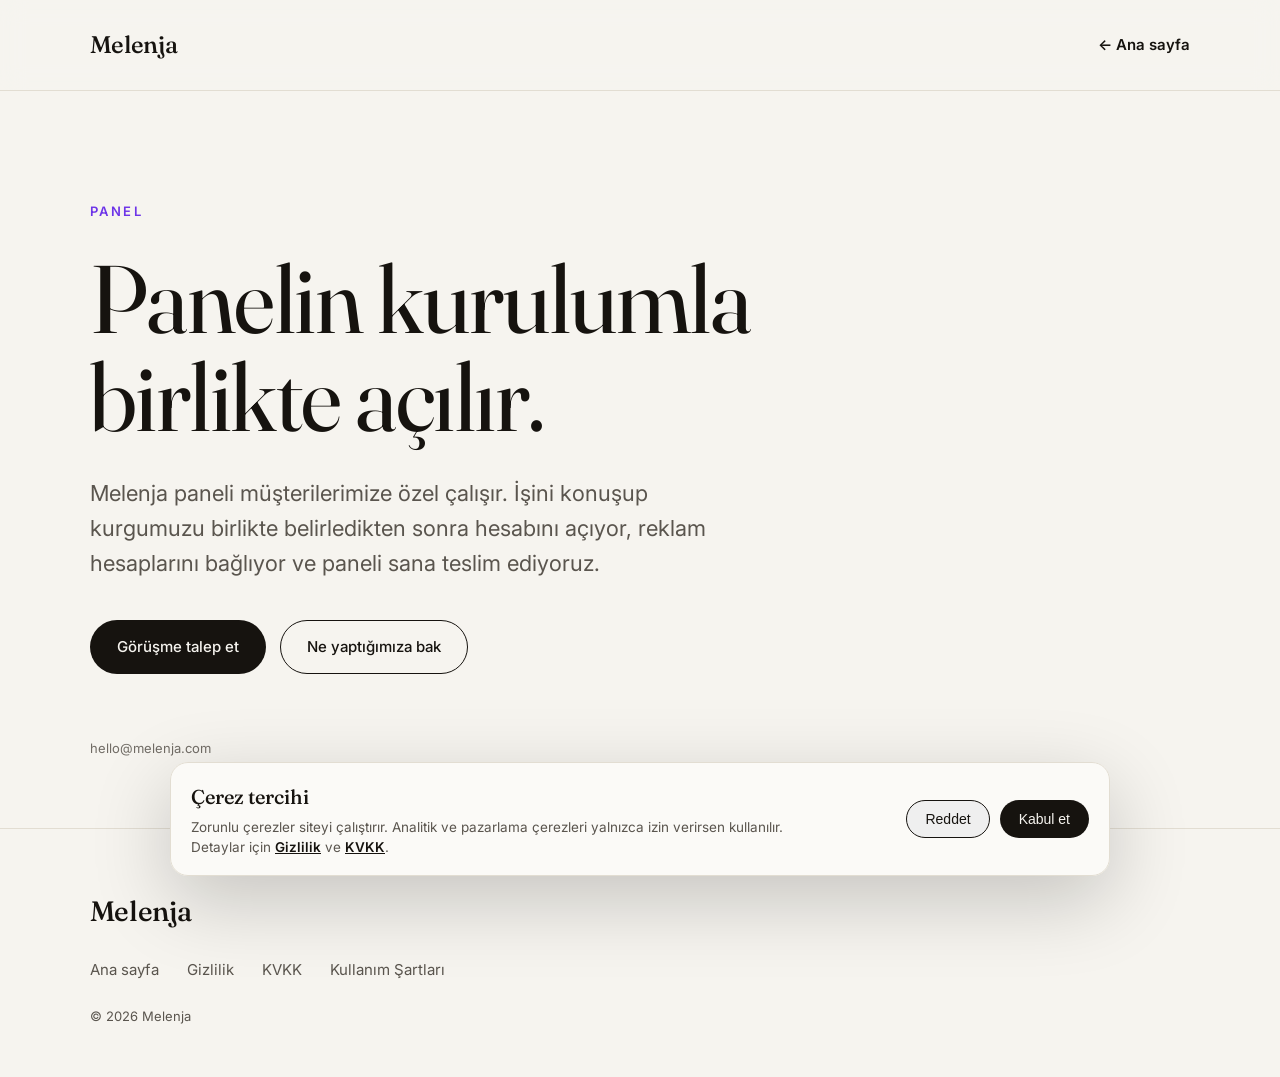
<file: panel/index.html>
<!DOCTYPE html>
<html lang="tr">
<head>
<meta charset="UTF-8" />
<meta name="viewport" content="width=device-width, initial-scale=1.0" />
<title>Panel — Melenja</title>
<meta name="robots" content="noindex" />
<link rel="icon" href="/favicon.ico" sizes="any" />
<link rel="preconnect" href="https://fonts.googleapis.com" />
<link rel="preconnect" href="https://fonts.gstatic.com" crossorigin />
<link href="https://fonts.googleapis.com/css2?family=Fraunces:opsz,wght@9..144,300;9..144,400;9..144,500&family=Inter:wght@400;500;600&display=swap" rel="stylesheet" />
<link rel="stylesheet" href="/site.css" />
</head>
<body>
  <header class="nav">
    <a href="/" class="wordmark">Melenja</a>
    <nav class="nav-links"><a href="/" class="nav-cta">← Ana sayfa</a></nav>
  </header>
  <section class="hero">
    <div class="eyebrow">PANEL</div>
    <h1>Panelin kurulumla birlikte açılır.</h1>
    <p class="lead">
      Melenja paneli müşterilerimize özel çalışır. İşini konuşup kurgumuzu birlikte
      belirledikten sonra hesabını açıyor, reklam hesaplarını bağlıyor ve paneli sana teslim ediyoruz.
    </p>
    <div class="hero-actions">
      <a href="mailto:hello@melenja.com?subject=Melenja%20-%20g%C3%B6r%C3%BC%C5%9Fme%20talebi" class="btn btn-dark">Görüşme talep et</a>
      <a href="/" class="btn btn-line">Ne yaptığımıza bak</a>
    </div>
    <p class="hero-note">hello@melenja.com</p>
  </section>
  <footer class="foot">
    <div class="wordmark">Melenja</div>
    <div class="foot-cols">
      <a href="/">Ana sayfa</a>
      <a href="/gizlilik.html">Gizlilik</a>
      <a href="/kvkk.html">KVKK</a>
      <a href="/kosullar.html">Kullanım Şartları</a>
    </div>
    <div class="foot-fine">© 2026 Melenja</div>
  </footer>
  <script src="/consent.js" defer></script>
</body>
</html>
</file>
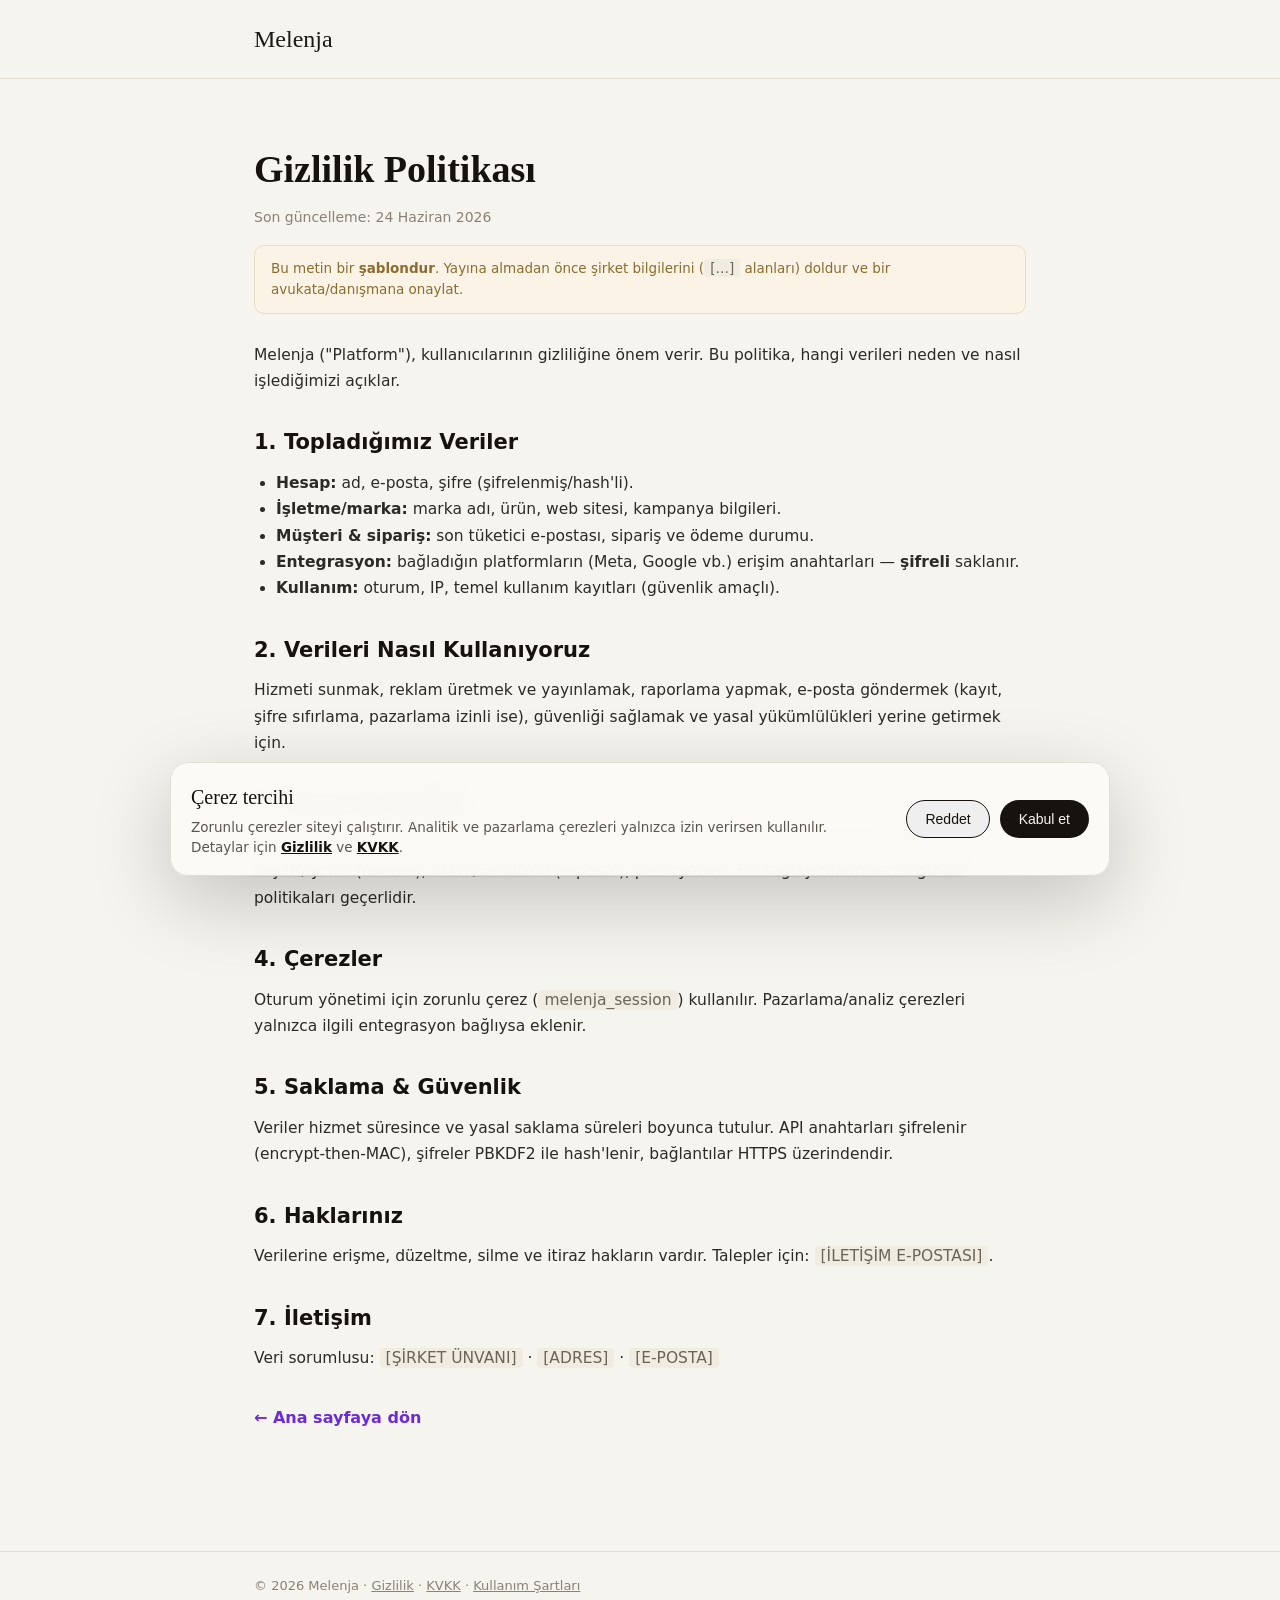
<file: gizlilik.html>
<!doctype html><html lang="tr"><head><meta charset="utf-8"><meta name="viewport" content="width=device-width,initial-scale=1">
<title>Gizlilik Politikası · Melenja</title><link rel="stylesheet" href="/site.css">
<style>
.legal{max-width:820px;margin:0 auto;padding:60px 24px 80px}
.legal h1{font-family:var(--serif,Georgia,serif);font-size:38px;margin:0 0 6px}
.legal .upd{color:#8A8276;font-size:14px;margin-bottom:8px}
.legal .tpl{background:#FBF3E6;border:1px solid #E9DCC2;color:#7a5; padding:12px 16px;border-radius:10px;font-size:13.5px;color:#8a6d2f;margin:16px 0 28px}
.legal h2{font-size:21px;margin:32px 0 10px}
.legal p,.legal li{line-height:1.7;color:#2c2a26;font-size:15.5px}
.legal ul{padding-left:22px}
.legal a.back{display:inline-block;margin-top:34px;color:#6C2BD9;font-weight:600;text-decoration:none}
.legal .ph{background:#f0ece2;padding:1px 6px;border-radius:4px;color:#6b6457}
</style></head><body>
<header style="border-bottom:1px solid #E3DED3"><div style="max-width:820px;margin:0 auto;padding:20px 24px"><a href="/" style="font-family:var(--serif,Georgia,serif);font-size:24px;color:#1C1A17;text-decoration:none">Melenja</a></div></header>
<main class="legal"><h1>Gizlilik Politikası</h1><div class="upd">Son güncelleme: 24 Haziran 2026</div>
<div class="tpl">Bu metin bir <b>şablondur</b>. Yayına almadan önce şirket bilgilerini (<span class="ph">[…]</span> alanları) doldur ve bir avukata/danışmana onaylat.</div>
<p>Melenja ("Platform"), kullanıcılarının gizliliğine önem verir. Bu politika, hangi verileri neden ve nasıl işlediğimizi açıklar.</p>
<h2>1. Topladığımız Veriler</h2>
<ul><li><b>Hesap:</b> ad, e-posta, şifre (şifrelenmiş/hash'li).</li>
<li><b>İşletme/marka:</b> marka adı, ürün, web sitesi, kampanya bilgileri.</li>
<li><b>Müşteri & sipariş:</b> son tüketici e-postası, sipariş ve ödeme durumu.</li>
<li><b>Entegrasyon:</b> bağladığın platformların (Meta, Google vb.) erişim anahtarları — <b>şifreli</b> saklanır.</li>
<li><b>Kullanım:</b> oturum, IP, temel kullanım kayıtları (güvenlik amaçlı).</li></ul>
<h2>2. Verileri Nasıl Kullanıyoruz</h2>
<p>Hizmeti sunmak, reklam üretmek ve yayınlamak, raporlama yapmak, e-posta göndermek (kayıt, şifre sıfırlama, pazarlama izinli ise), güvenliği sağlamak ve yasal yükümlülükleri yerine getirmek için.</p>
<h2>3. Üçüncü Taraflar</h2>
<p>Bağladığın hizmetlerle veri paylaşımı senin onayınla olur: Meta/Google/TikTok/Apple (reklam), PayTR/iyzico (ödeme), SMTP/SendGrid (e-posta), pazaryerleri. Bu sağlayıcıların kendi gizlilik politikaları geçerlidir.</p>
<h2>4. Çerezler</h2>
<p>Oturum yönetimi için zorunlu çerez (<span class="ph">melenja_session</span>) kullanılır. Pazarlama/analiz çerezleri yalnızca ilgili entegrasyon bağlıysa eklenir.</p>
<h2>5. Saklama & Güvenlik</h2>
<p>Veriler hizmet süresince ve yasal saklama süreleri boyunca tutulur. API anahtarları şifrelenir (encrypt-then-MAC), şifreler PBKDF2 ile hash'lenir, bağlantılar HTTPS üzerindendir.</p>
<h2>6. Haklarınız</h2>
<p>Verilerine erişme, düzeltme, silme ve itiraz hakların vardır. Talepler için: <span class="ph">[İLETİŞİM E-POSTASI]</span>.</p>
<h2>7. İletişim</h2>
<p>Veri sorumlusu: <span class="ph">[ŞİRKET ÜNVANI]</span> · <span class="ph">[ADRES]</span> · <span class="ph">[E-POSTA]</span></p>
<a class="back" href="/">← Ana sayfaya dön</a></main>
<footer style="border-top:1px solid #E3DED3;margin-top:40px"><div style="max-width:820px;margin:0 auto;padding:24px;color:#8A8276;font-size:13px">© 2026 Melenja · <a href="/gizlilik.html" style="color:inherit">Gizlilik</a> · <a href="/kvkk.html" style="color:inherit">KVKK</a> · <a href="/kosullar.html" style="color:inherit">Kullanım Şartları</a></div></footer>
<script src="/consent.js" defer></script>
</body></html>
</file>
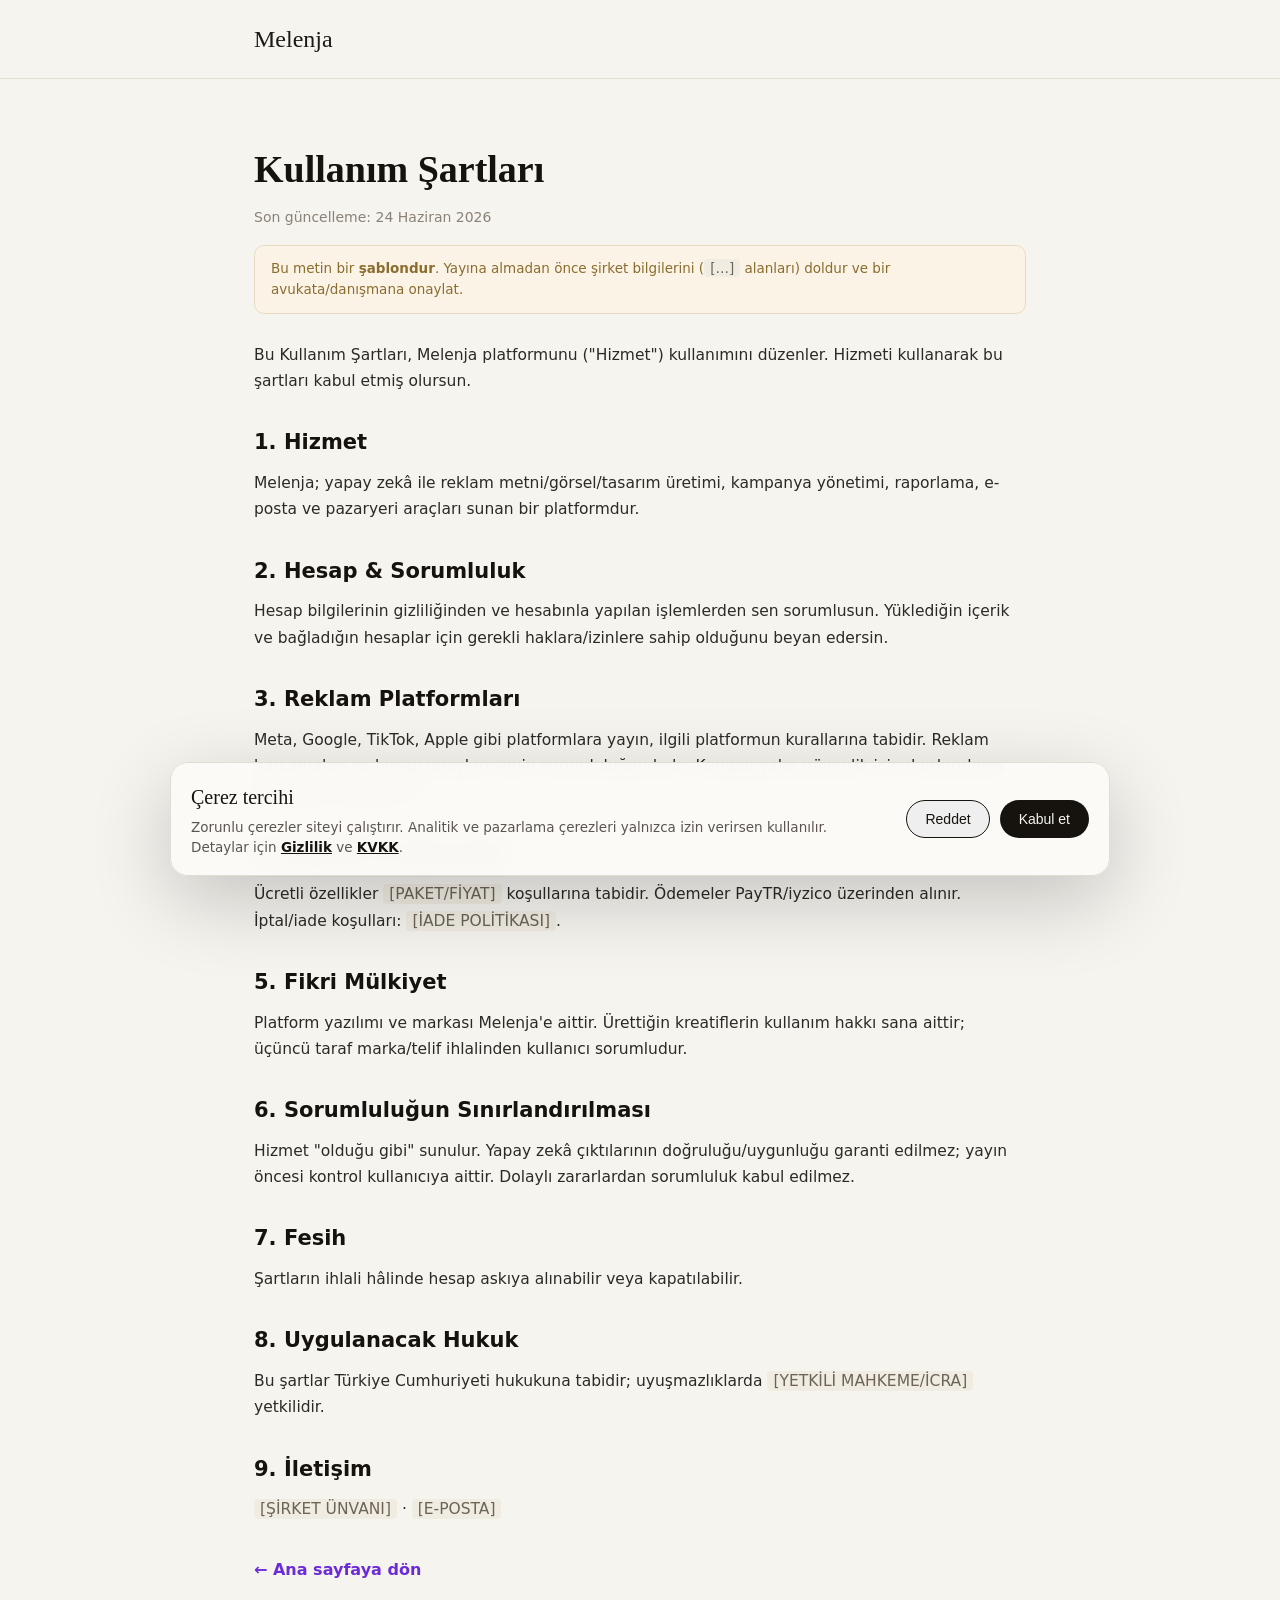
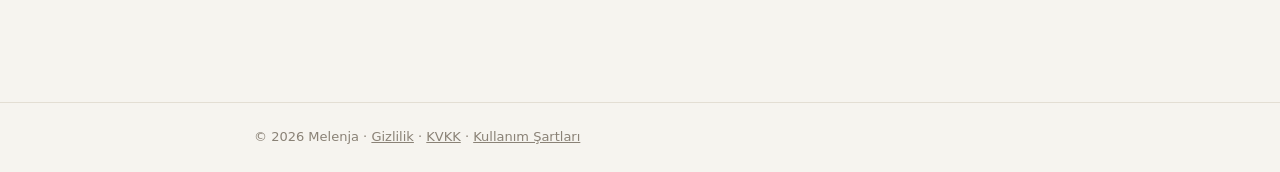
<file: kosullar.html>
<!doctype html><html lang="tr"><head><meta charset="utf-8"><meta name="viewport" content="width=device-width,initial-scale=1">
<title>Kullanım Şartları · Melenja</title><link rel="stylesheet" href="/site.css">
<style>
.legal{max-width:820px;margin:0 auto;padding:60px 24px 80px}
.legal h1{font-family:var(--serif,Georgia,serif);font-size:38px;margin:0 0 6px}
.legal .upd{color:#8A8276;font-size:14px;margin-bottom:8px}
.legal .tpl{background:#FBF3E6;border:1px solid #E9DCC2;color:#7a5; padding:12px 16px;border-radius:10px;font-size:13.5px;color:#8a6d2f;margin:16px 0 28px}
.legal h2{font-size:21px;margin:32px 0 10px}
.legal p,.legal li{line-height:1.7;color:#2c2a26;font-size:15.5px}
.legal ul{padding-left:22px}
.legal a.back{display:inline-block;margin-top:34px;color:#6C2BD9;font-weight:600;text-decoration:none}
.legal .ph{background:#f0ece2;padding:1px 6px;border-radius:4px;color:#6b6457}
</style></head><body>
<header style="border-bottom:1px solid #E3DED3"><div style="max-width:820px;margin:0 auto;padding:20px 24px"><a href="/" style="font-family:var(--serif,Georgia,serif);font-size:24px;color:#1C1A17;text-decoration:none">Melenja</a></div></header>
<main class="legal"><h1>Kullanım Şartları</h1><div class="upd">Son güncelleme: 24 Haziran 2026</div>
<div class="tpl">Bu metin bir <b>şablondur</b>. Yayına almadan önce şirket bilgilerini (<span class="ph">[…]</span> alanları) doldur ve bir avukata/danışmana onaylat.</div>
<p>Bu Kullanım Şartları, Melenja platformunu ("Hizmet") kullanımını düzenler. Hizmeti kullanarak bu şartları kabul etmiş olursun.</p>
<h2>1. Hizmet</h2>
<p>Melenja; yapay zekâ ile reklam metni/görsel/tasarım üretimi, kampanya yönetimi, raporlama, e-posta ve pazaryeri araçları sunan bir platformdur.</p>
<h2>2. Hesap & Sorumluluk</h2>
<p>Hesap bilgilerinin gizliliğinden ve hesabınla yapılan işlemlerden sen sorumlusun. Yüklediğin içerik ve bağladığın hesaplar için gerekli haklara/izinlere sahip olduğunu beyan edersin.</p>
<h2>3. Reklam Platformları</h2>
<p>Meta, Google, TikTok, Apple gibi platformlara yayın, ilgili platformun kurallarına tabidir. Reklam harcamaları ve hesap onayları senin sorumluluğundadır. Kampanyalar güvenlik için durdurulmuş (PAUSED) oluşturulur.</p>
<h2>4. Ödeme & Abonelik</h2>
<p>Ücretli özellikler <span class="ph">[PAKET/FİYAT]</span> koşullarına tabidir. Ödemeler PayTR/iyzico üzerinden alınır. İptal/iade koşulları: <span class="ph">[İADE POLİTİKASI]</span>.</p>
<h2>5. Fikri Mülkiyet</h2>
<p>Platform yazılımı ve markası Melenja'e aittir. Ürettiğin kreatiflerin kullanım hakkı sana aittir; üçüncü taraf marka/telif ihlalinden kullanıcı sorumludur.</p>
<h2>6. Sorumluluğun Sınırlandırılması</h2>
<p>Hizmet "olduğu gibi" sunulur. Yapay zekâ çıktılarının doğruluğu/uygunluğu garanti edilmez; yayın öncesi kontrol kullanıcıya aittir. Dolaylı zararlardan sorumluluk kabul edilmez.</p>
<h2>7. Fesih</h2>
<p>Şartların ihlali hâlinde hesap askıya alınabilir veya kapatılabilir.</p>
<h2>8. Uygulanacak Hukuk</h2>
<p>Bu şartlar Türkiye Cumhuriyeti hukukuna tabidir; uyuşmazlıklarda <span class="ph">[YETKİLİ MAHKEME/İCRA]</span> yetkilidir.</p>
<h2>9. İletişim</h2>
<p><span class="ph">[ŞİRKET ÜNVANI]</span> · <span class="ph">[E-POSTA]</span></p>
<a class="back" href="/">← Ana sayfaya dön</a></main>
<footer style="border-top:1px solid #E3DED3;margin-top:40px"><div style="max-width:820px;margin:0 auto;padding:24px;color:#8A8276;font-size:13px">© 2026 Melenja · <a href="/gizlilik.html" style="color:inherit">Gizlilik</a> · <a href="/kvkk.html" style="color:inherit">KVKK</a> · <a href="/kosullar.html" style="color:inherit">Kullanım Şartları</a></div></footer>
<script src="/consent.js" defer></script>
</body></html>
</file>
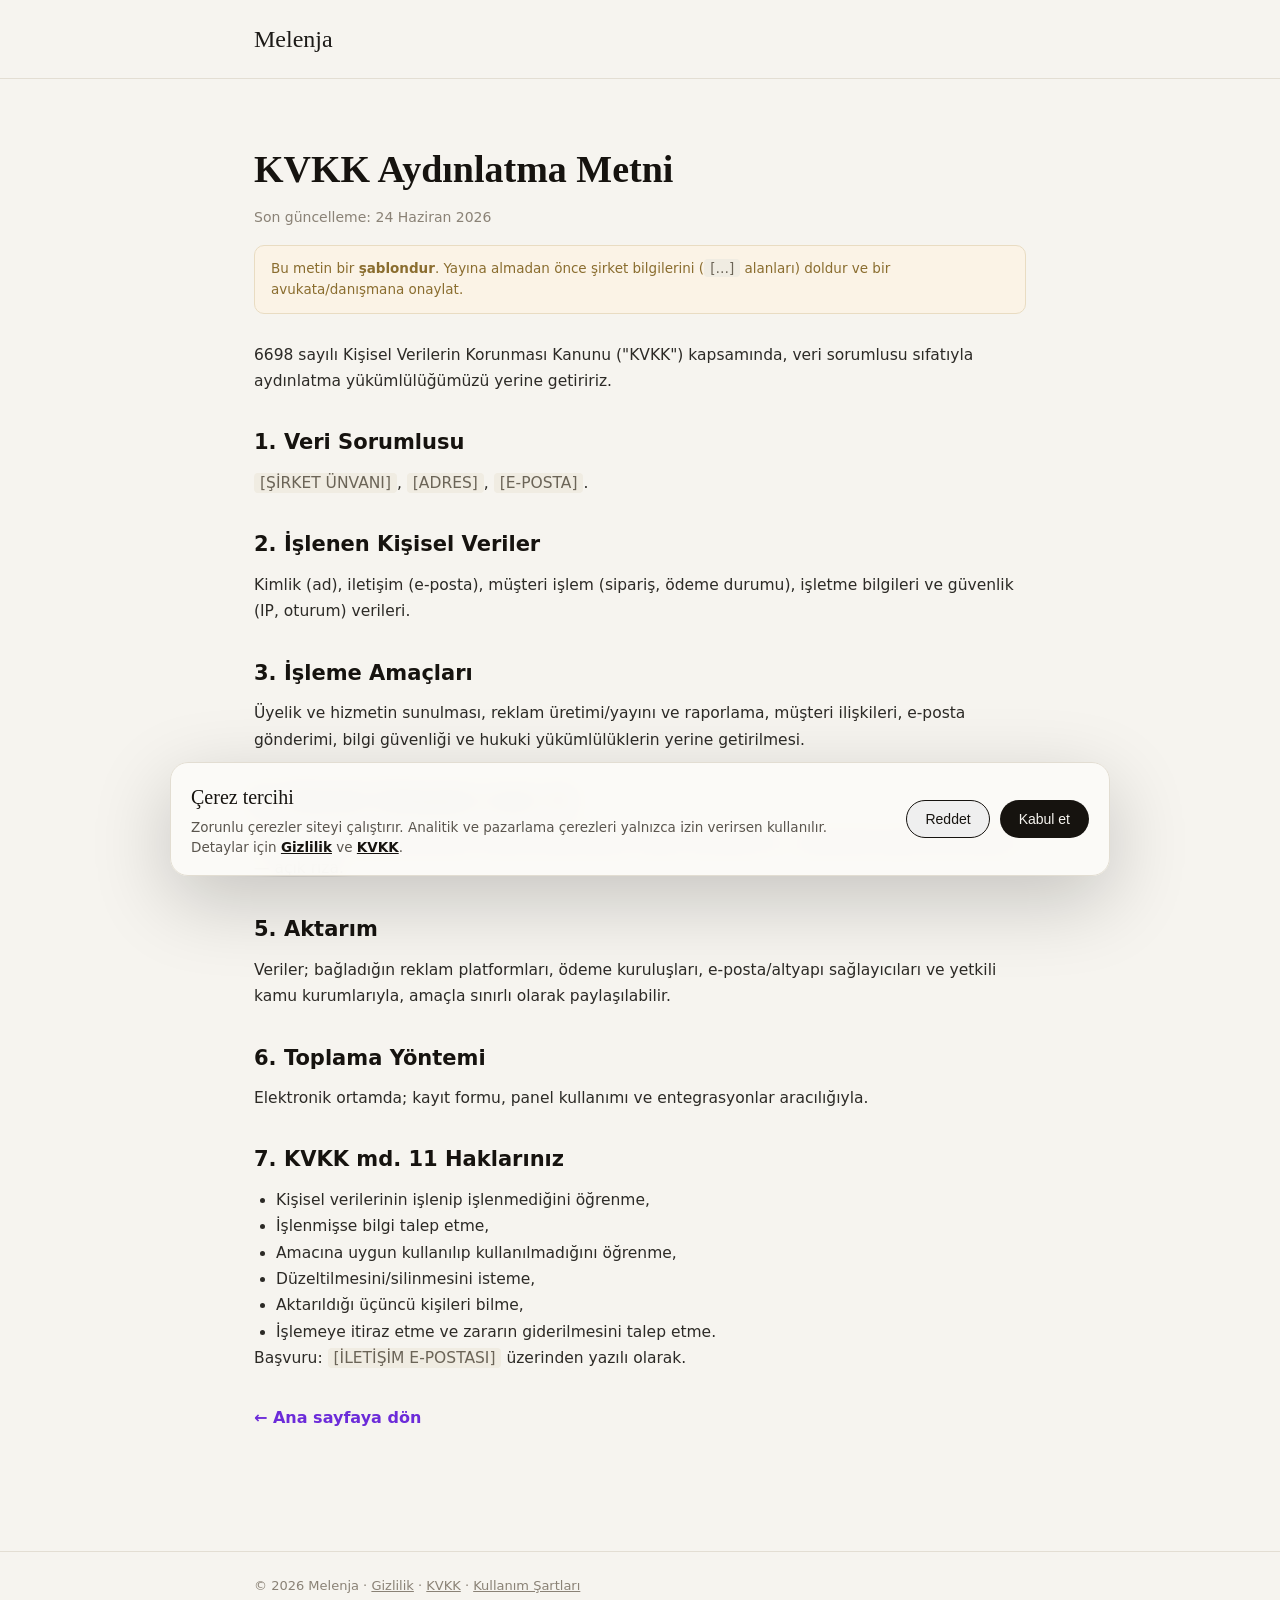
<file: kvkk.html>
<!doctype html><html lang="tr"><head><meta charset="utf-8"><meta name="viewport" content="width=device-width,initial-scale=1">
<title>KVKK Aydınlatma Metni · Melenja</title><link rel="stylesheet" href="/site.css">
<style>
.legal{max-width:820px;margin:0 auto;padding:60px 24px 80px}
.legal h1{font-family:var(--serif,Georgia,serif);font-size:38px;margin:0 0 6px}
.legal .upd{color:#8A8276;font-size:14px;margin-bottom:8px}
.legal .tpl{background:#FBF3E6;border:1px solid #E9DCC2;color:#7a5; padding:12px 16px;border-radius:10px;font-size:13.5px;color:#8a6d2f;margin:16px 0 28px}
.legal h2{font-size:21px;margin:32px 0 10px}
.legal p,.legal li{line-height:1.7;color:#2c2a26;font-size:15.5px}
.legal ul{padding-left:22px}
.legal a.back{display:inline-block;margin-top:34px;color:#6C2BD9;font-weight:600;text-decoration:none}
.legal .ph{background:#f0ece2;padding:1px 6px;border-radius:4px;color:#6b6457}
</style></head><body>
<header style="border-bottom:1px solid #E3DED3"><div style="max-width:820px;margin:0 auto;padding:20px 24px"><a href="/" style="font-family:var(--serif,Georgia,serif);font-size:24px;color:#1C1A17;text-decoration:none">Melenja</a></div></header>
<main class="legal"><h1>KVKK Aydınlatma Metni</h1><div class="upd">Son güncelleme: 24 Haziran 2026</div>
<div class="tpl">Bu metin bir <b>şablondur</b>. Yayına almadan önce şirket bilgilerini (<span class="ph">[…]</span> alanları) doldur ve bir avukata/danışmana onaylat.</div>
<p>6698 sayılı Kişisel Verilerin Korunması Kanunu ("KVKK") kapsamında, veri sorumlusu sıfatıyla aydınlatma yükümlülüğümüzü yerine getiririz.</p>
<h2>1. Veri Sorumlusu</h2>
<p><span class="ph">[ŞİRKET ÜNVANI]</span>, <span class="ph">[ADRES]</span>, <span class="ph">[E-POSTA]</span>.</p>
<h2>2. İşlenen Kişisel Veriler</h2>
<p>Kimlik (ad), iletişim (e-posta), müşteri işlem (sipariş, ödeme durumu), işletme bilgileri ve güvenlik (IP, oturum) verileri.</p>
<h2>3. İşleme Amaçları</h2>
<p>Üyelik ve hizmetin sunulması, reklam üretimi/yayını ve raporlama, müşteri ilişkileri, e-posta gönderimi, bilgi güvenliği ve hukuki yükümlülüklerin yerine getirilmesi.</p>
<h2>4. Hukuki Sebepler (md. 5)</h2>
<p>Sözleşmenin kurulması/ifası, hukuki yükümlülük, meşru menfaat ve — pazarlama gibi durumlarda — açık rıza.</p>
<h2>5. Aktarım</h2>
<p>Veriler; bağladığın reklam platformları, ödeme kuruluşları, e-posta/altyapı sağlayıcıları ve yetkili kamu kurumlarıyla, amaçla sınırlı olarak paylaşılabilir.</p>
<h2>6. Toplama Yöntemi</h2>
<p>Elektronik ortamda; kayıt formu, panel kullanımı ve entegrasyonlar aracılığıyla.</p>
<h2>7. KVKK md. 11 Haklarınız</h2>
<ul><li>Kişisel verilerinin işlenip işlenmediğini öğrenme,</li><li>İşlenmişse bilgi talep etme,</li><li>Amacına uygun kullanılıp kullanılmadığını öğrenme,</li><li>Düzeltilmesini/silinmesini isteme,</li><li>Aktarıldığı üçüncü kişileri bilme,</li><li>İşlemeye itiraz etme ve zararın giderilmesini talep etme.</li></ul>
<p>Başvuru: <span class="ph">[İLETİŞİM E-POSTASI]</span> üzerinden yazılı olarak.</p>
<a class="back" href="/">← Ana sayfaya dön</a></main>
<footer style="border-top:1px solid #E3DED3;margin-top:40px"><div style="max-width:820px;margin:0 auto;padding:24px;color:#8A8276;font-size:13px">© 2026 Melenja · <a href="/gizlilik.html" style="color:inherit">Gizlilik</a> · <a href="/kvkk.html" style="color:inherit">KVKK</a> · <a href="/kosullar.html" style="color:inherit">Kullanım Şartları</a></div></footer>
<script src="/consent.js" defer></script>
</body></html>
</file>
<file: site.css>
:root {
  --cream: #F6F4EF;
  --paper: #FBFAF7;
  --ink: #16130F;
  --ink-soft: #5A554E;
  --line: #E2DDD2;
  --accent: #6D34E8;
  --serif: "Fraunces", Georgia, "Times New Roman", serif;
  --sans: "Inter", -apple-system, "Segoe UI", system-ui, sans-serif;
}
* { margin: 0; padding: 0; box-sizing: border-box; }
html { scroll-behavior: smooth; }
body {
  background: var(--cream);
  color: var(--ink);
  font-family: var(--sans);
  -webkit-font-smoothing: antialiased;
  line-height: 1.6;
}
.btn {
  display: inline-block; padding: 14px 26px; border-radius: 100px;
  font-size: 15px; font-weight: 500; text-decoration: none; transition: .2s;
  border: 1px solid transparent; cursor: pointer;
}
.btn-dark { background: var(--ink); color: var(--cream); }
.btn-dark:hover { background: #000; transform: translateY(-2px); }
.btn-line { border-color: var(--ink); color: var(--ink); }
.btn-line:hover { background: var(--ink); color: var(--cream); }
.btn-cream { background: var(--cream); color: var(--ink); }
.btn-cream:hover { transform: translateY(-2px); }

/* NAV */
.nav {
  display: flex; justify-content: space-between; align-items: center;
  padding: 26px 7vw; position: sticky; top: 0; z-index: 50;
  background: rgba(246,244,239,.82); backdrop-filter: blur(12px);
  border-bottom: 1px solid var(--line);
}
.wordmark { font-family: var(--serif); font-size: 24px; font-weight: 500; letter-spacing: -.3px; color: var(--ink); text-decoration: none; }
.nav-links { display: flex; gap: 32px; align-items: center; }
.nav-links a { color: var(--ink-soft); text-decoration: none; font-size: 15px; transition: .2s; }
.nav-links a:hover { color: var(--ink); }
.nav-cta { color: var(--ink) !important; font-weight: 600 !important; }

/* HERO */
.hero { padding: 110px 7vw 70px; max-width: 1100px; }
.eyebrow { font-size: 13px; letter-spacing: 2.5px; color: var(--accent); font-weight: 600; margin-bottom: 28px; }
.hero h1 {
  font-family: var(--serif); font-weight: 400; letter-spacing: -1.5px;
  font-size: clamp(46px, 8vw, 96px); line-height: 1.02; margin-bottom: 30px;
}
.lead { font-size: clamp(17px, 2.1vw, 22px); color: var(--ink-soft); max-width: 640px; margin-bottom: 38px; }
.lead em { font-style: italic; color: var(--ink); }
.hero-actions { display: flex; gap: 14px; flex-wrap: wrap; margin-bottom: 64px; }
.trust { display: flex; align-items: center; gap: 18px; flex-wrap: wrap; color: var(--ink-soft); font-size: 14px; font-weight: 500; opacity: .8; }
.trust i { width: 4px; height: 4px; border-radius: 50%; background: var(--line); display: inline-block; }

/* METRIKLER */
.metrics {
  display: grid; grid-template-columns: repeat(4, 1fr);
  border-top: 1px solid var(--line); border-bottom: 1px solid var(--line);
  margin: 0 7vw;
}
.metrics div { padding: 40px 24px; border-right: 1px solid var(--line); }
.metrics div:last-child { border-right: none; }
.metrics strong { font-family: var(--serif); font-size: 48px; font-weight: 400; display: block; letter-spacing: -1px; }
.metrics span { font-size: 14px; color: var(--ink-soft); }

/* SECTIONS */
.section { padding: 100px 7vw; max-width: 1280px; margin: 0 auto; }
.section-head { margin-bottom: 56px; max-width: 720px; }
.kicker { font-size: 13px; letter-spacing: 2px; color: var(--accent); font-weight: 600; text-transform: uppercase; }
.section-head h2 { font-family: var(--serif); font-weight: 400; font-size: clamp(30px, 4.5vw, 48px); letter-spacing: -1px; margin-top: 16px; line-height: 1.1; }

.services { display: grid; grid-template-columns: repeat(3, 1fr); gap: 1px; background: var(--line); border: 1px solid var(--line); border-radius: 18px; overflow: hidden; }
.services article { background: var(--paper); padding: 40px 34px; transition: .2s; }
.services article:hover { background: #fff; }
.services h3 { font-family: var(--serif); font-weight: 500; font-size: 23px; margin-bottom: 12px; }
.services p { color: var(--ink-soft); font-size: 15.5px; }
.services em { font-style: italic; color: var(--ink); }

/* SPLIT */
.split { display: grid; grid-template-columns: 1fr 1fr; gap: 70px; align-items: center; }
.split-text h2 { font-family: var(--serif); font-weight: 400; font-size: clamp(28px, 4vw, 44px); letter-spacing: -1px; margin: 16px 0 22px; line-height: 1.12; }
.split-text > p { color: var(--ink-soft); font-size: 17px; margin-bottom: 26px; }
.ticks { list-style: none; margin-bottom: 32px; }
.ticks li { padding: 12px 0 12px 30px; border-top: 1px solid var(--line); position: relative; font-size: 15.5px; }
.ticks li::before { content: "→"; position: absolute; left: 0; color: var(--accent); }
.split-visual { position: relative; display: flex; justify-content: center; gap: 22px; }
.split-visual .poster-card { width: 47%; }
.poster-tilt-a { transform: rotate(-3deg) translateY(8px); }
.poster-tilt-b { transform: rotate(3deg); }
.poster-tilt-a:hover, .poster-tilt-b:hover { transform: rotate(0) translateY(-6px); }

/* Bir kelime fazla — section alt başlığı */
.section-sub { color: var(--ink-soft); font-size: 17px; line-height: 1.6; margin-top: 16px; }
.section-sub em { color: var(--ink); font-style: italic; }

/* GORSEL URETIMI showcase galerisi */
.poster-gallery { display: grid; grid-template-columns: repeat(4, 1fr); gap: 20px; }
.poster-card {
  background: var(--paper); border-radius: 16px; overflow: hidden;
  box-shadow: 0 24px 50px rgba(0,0,0,.16); border: 1px solid var(--line);
  transition: transform .25s ease, box-shadow .25s ease; margin: 0;
}
.poster-card:hover { transform: translateY(-6px); box-shadow: 0 34px 70px rgba(0,0,0,.22); }
.poster-card svg { width: 100%; height: auto; display: block; }
.poster-card figcaption {
  padding: 12px 16px; font-size: 13px; font-weight: 600; color: var(--ink-soft);
  letter-spacing: .3px; border-top: 1px solid var(--line);
}
@media (max-width: 900px) { .poster-gallery { grid-template-columns: repeat(2, 1fr); } }

/* KARSILASTIRMA */
.compare { border: 1px solid var(--line); border-radius: 18px; overflow: hidden; background: var(--paper); }
.cmp-row { display: grid; grid-template-columns: 1.5fr 1fr 1fr 1fr; align-items: stretch; border-top: 1px solid var(--line); }
.cmp-row:first-child { border-top: none; }
.cmp-feat { padding: 18px 24px; font-weight: 600; font-size: 15px; display: flex; align-items: center; }
.cmp-col { padding: 18px 20px; font-size: 14.5px; color: var(--ink-soft); border-left: 1px solid var(--line); display: flex; align-items: center; }
.cmp-head { background: var(--cream); }
.cmp-head .cmp-col { font-family: var(--serif); font-size: 19px; font-weight: 500; color: var(--ink); }
.cmp-us { background: rgba(109,52,232,.055); color: var(--ink); font-weight: 500; }
.cmp-head .cmp-us { color: var(--accent); }
.cmp-us .ok { color: var(--accent); font-weight: 700; margin-right: 7px; font-size: 15px; }
@media (max-width: 820px) {
  .cmp-row { grid-template-columns: 1.3fr 1fr; }
  .cmp-row > div:nth-child(3), .cmp-row > div:nth-child(4) { display: none; }
}

/* PLANS */
.plans { display: grid; grid-template-columns: repeat(3, 1fr); gap: 18px; }
/* Fiyat bölümü kaldırıldı (2026-08-10): fiyat görüşmede konuşuluyor.
   Kartlar artık kapsam anlatıyor; son satırdaki buton olmadığı için alt
   boşluk listeye bırakıldı. */
.plan ul:last-child { margin-bottom: 0; }
.cta-mail { margin-top: 18px; font-size: 14px; }
.cta-mail a { color: inherit; opacity: .75; text-decoration: underline; }
.cta-mail a:hover { opacity: 1; }
.plan { background: var(--paper); border: 1px solid var(--line); border-radius: 18px; padding: 32px 26px; position: relative; display: flex; flex-direction: column; }
.plan.featured { background: var(--ink); color: var(--cream); border-color: var(--ink); }
.plan.featured .price, .plan.featured h3 { color: var(--cream); }
.plan .tag { position: absolute; top: -11px; left: 26px; background: var(--accent); color: #fff; font-size: 12px; font-weight: 600; padding: 4px 12px; border-radius: 100px; }
.plan h3 { font-family: var(--serif); font-weight: 500; font-size: 22px; margin-bottom: 14px; }
.price { font-family: var(--serif); font-size: 34px; font-weight: 400; letter-spacing: -.5px; margin-bottom: 22px; }
.price span { font-family: var(--sans); font-size: 14px; color: var(--ink-soft); }
.plan.featured .price span { color: #b8b2c8; }
.plan ul { list-style: none; flex: 1; margin-bottom: 24px; }
.plan li { padding: 9px 0; border-top: 1px solid var(--line); font-size: 14.5px; }
.plan.featured li { border-color: rgba(255,255,255,.14); }
.plan .btn { text-align: center; }
.plan.featured .btn-dark { background: var(--cream); color: var(--ink); }

/* CTA */
.cta { background: var(--ink); color: var(--cream); text-align: center; padding: 110px 7vw; margin: 40px 7vw; border-radius: 28px; }
.cta h2 { font-family: var(--serif); font-weight: 400; font-size: clamp(34px, 5vw, 60px); letter-spacing: -1px; margin-bottom: 18px; }
.cta p { color: #c3bdb2; font-size: 18px; margin-bottom: 36px; }

/* Surec adimlari */
.steps-grid { display: grid; grid-template-columns: repeat(4, 1fr); gap: 18px; }
.step { background: var(--paper); border: 1px solid var(--line); border-radius: 16px; padding: 28px 24px; }
.step-no { font-family: var(--serif); font-size: 30px; color: var(--accent); display: block; margin-bottom: 12px; }
.step h3 { font-family: var(--serif); font-weight: 500; font-size: 21px; margin-bottom: 8px; }
.step p { color: var(--ink-soft); font-size: 14.5px; }
/* Entegrasyon logolari */
.logo-grid { display: grid; grid-template-columns: repeat(4, 1fr); gap: 1px; background: var(--line); border: 1px solid var(--line); border-radius: 16px; overflow: hidden; }
.logo-grid span { background: var(--paper); padding: 24px 16px; text-align: center; font-weight: 600; color: var(--ink-soft); font-size: 15px; }
/* Sonuc bandi */
.resultband { background: var(--ink); color: var(--cream); display: grid; grid-template-columns: repeat(3, 1fr); gap: 24px; margin: 30px 7vw; border-radius: 24px; padding: 54px 40px; }
.resultband div { text-align: center; }
.resultband strong { font-family: var(--serif); font-size: 50px; font-weight: 400; display: block; margin-bottom: 10px; }
.resultband span { color: #c3bdb2; font-size: 14px; line-height: 1.5; }
/* Referanslar */
.quotes { display: grid; grid-template-columns: repeat(3, 1fr); gap: 18px; }
.quotes blockquote { background: var(--paper); border: 1px solid var(--line); border-radius: 16px; padding: 28px; margin: 0; font-family: var(--serif); font-size: 18px; line-height: 1.5; }
.quotes-empty { grid-column: 1 / -1; background: var(--paper); border: 1px dashed var(--line); border-radius: 16px; padding: 28px; margin: 0; text-align: center; color: var(--ink-soft); font-size: 15px; line-height: 1.6; }
.quotes cite { display: block; margin-top: 16px; font-family: var(--sans); font-style: normal; font-size: 13px; color: var(--ink-soft); }
/* SSS */
.faq { max-width: 760px; }
.faq details { border-top: 1px solid var(--line); padding: 18px 0; }
.faq summary { font-weight: 600; font-size: 17px; cursor: pointer; list-style: none; display: flex; justify-content: space-between; align-items: center; }
.faq summary::-webkit-details-marker { display: none; }
.faq summary::after { content: "+"; color: var(--accent); font-size: 22px; }
.faq details[open] summary::after { content: "−"; }
.faq p { color: var(--ink-soft); margin-top: 12px; font-size: 15px; }

/* FOOT */
.foot { padding: 60px 7vw 50px; display: flex; flex-direction: column; gap: 24px; border-top: 1px solid var(--line); }
.foot .wordmark { font-size: 28px; }
.foot-cols { display: flex; gap: 28px; }
.foot-cols a { color: var(--ink-soft); text-decoration: none; font-size: 15px; }
.foot-cols a:hover { color: var(--ink); }
.foot-fine { color: var(--ink-soft); font-size: 13px; }

/* Çerez/rıza bandı — analitik/pazarlama izni verilmeden ölçüm başlatılmaz */
.cookie-consent {
  position: fixed; left: 24px; right: 24px; bottom: 24px; z-index: 100;
  display: flex; align-items: center; justify-content: space-between; gap: 22px;
  max-width: 940px; margin: 0 auto; padding: 18px 20px;
  background: rgba(251,250,247,.96); color: var(--ink);
  border: 1px solid var(--line); border-radius: 18px;
  box-shadow: 0 24px 80px rgba(0,0,0,.20); backdrop-filter: blur(12px);
}
.cookie-consent[hidden] { display: none; }
.cookie-consent b { display: block; font-family: var(--serif); font-size: 20px; font-weight: 500; margin-bottom: 4px; }
.cookie-consent p { color: var(--ink-soft); font-size: 13.5px; line-height: 1.5; max-width: 640px; }
.cookie-consent a { color: var(--ink); font-weight: 600; }
.cookie-actions { display: flex; align-items: center; gap: 10px; flex-shrink: 0; }
.cookie-actions .btn { padding: 10px 18px; font-size: 14px; }

@media (max-width: 880px) {
  .nav-links { gap: 18px; }
  .nav-links a:not(.nav-cta) { display: none; }
  .metrics { grid-template-columns: repeat(2, 1fr); }
  .metrics div:nth-child(2) { border-right: none; }
  .services { grid-template-columns: 1fr; }
  .split { grid-template-columns: 1fr; gap: 40px; }
  .split-visual { height: 360px; }
  .plans { grid-template-columns: 1fr 1fr; }
  .steps-grid { grid-template-columns: 1fr 1fr; }
  .logo-grid { grid-template-columns: repeat(2, 1fr); }
  .resultband { grid-template-columns: 1fr; gap: 30px; }
  .quotes { grid-template-columns: 1fr; }
  .cookie-consent { flex-direction: column; align-items: stretch; left: 14px; right: 14px; bottom: 14px; }
  .cookie-actions { justify-content: flex-end; }
}
@media (max-width: 540px) {
  .plans { grid-template-columns: 1fr; }
  .metrics { grid-template-columns: 1fr 1fr; }
  .cookie-actions { flex-direction: column-reverse; align-items: stretch; }
  .cookie-actions .btn { width: 100%; }
}
/* Telefonda altbilgi bağlantıları tek satıra sıkışıp sayfayı yatay kaydırmasın */
@media (max-width: 620px) {
  .foot-cols { flex-wrap: wrap; gap: 14px 20px; }
  .foot { padding: 44px 6vw 40px; }
}

/* Hero alt not */
.hero-note { color: var(--ink-soft); font-size: 13px; margin-top: 16px; opacity: .85; }

/* Panel önizleme mockup (Nasıl çalışır) */
.panel-preview {
  display: grid; grid-template-columns: 200px 1fr; gap: 0; background: #131318;
  border: 1px solid #26262e; border-radius: 18px; overflow: hidden;
  box-shadow: 0 40px 90px rgba(0,0,0,.30); max-width: 920px; margin: 0 auto;
}
.pp-side { background: #0f0f13; padding: 20px 16px; border-right: 1px solid #26262e; }
.pp-logo { color: #f1efea; font-weight: 700; font-size: 14px; display: flex; align-items: center; gap: 8px; margin-bottom: 20px; }
.pp-mark { width: 24px; height: 24px; border-radius: 7px; background: linear-gradient(135deg,#8B5CF6,#A78BFA); color: #fff; display: grid; place-items: center; font-family: var(--serif); font-size: 14px; }
.pp-nav { color: #9a968d; font-size: 12.5px; padding: 8px 10px; border-radius: 8px; display: flex; align-items: center; gap: 9px; }
.pp-nav i { width: 7px; height: 7px; border-radius: 2px; background: #3a3a44; }
.pp-nav.on, .pp-nav:has(i.on) { background: rgba(139,92,246,.16); color: #c4b5fd; }
.pp-nav i.on { background: #a78bfa; }
.pp-main { padding: 22px; }
.pp-kpis { display: grid; grid-template-columns: repeat(4,1fr); gap: 12px; margin-bottom: 16px; }
.pp-kpi { background: #1a1a22; border: 1px solid #26262e; border-radius: 11px; padding: 12px 14px; }
.pp-kpi span { color: #9a968d; font-size: 11px; display: block; margin-bottom: 5px; }
.pp-kpi strong { color: #f1efea; font-size: 19px; font-family: var(--serif); font-weight: 500; }
.pp-kpi.accent strong { color: #a78bfa; }
.pp-chart { background: #1a1a22; border: 1px solid #26262e; border-radius: 11px; padding: 14px; height: 150px; margin-bottom: 14px; }
.pp-chart svg { width: 100%; height: 100%; }
.pp-row { color: #c8c4bc; font-size: 12.5px; padding: 9px 12px; background: #1a1a22; border: 1px solid #26262e; border-radius: 9px; margin-bottom: 8px; }
.pp-tag { font-size: 11px; font-weight: 700; padding: 2px 8px; border-radius: 6px; margin-right: 8px; }
.pp-tag.green { background: rgba(34,197,94,.16); color: #4ade80; }
.pp-tag.violet { background: rgba(139,92,246,.16); color: #c4b5fd; }
@media (max-width: 720px) {
  .panel-preview { grid-template-columns: 1fr; }
  .pp-side { display: none; }
  .pp-kpis { grid-template-columns: repeat(2,1fr); }
}

/* Hipergerçekçi reklam görselleri (img tabanlı showcase) */
.poster-card img { width: 100%; height: auto; display: block; border-radius: inherit; }

/* TEK PLATFORM sekmeleri (insiderone-tarzi capability tabs — marka dilinde) */
.ptabs { border: 1px solid var(--line); border-radius: 18px; background: var(--paper); overflow: hidden; }
.ptab-btns { display: flex; flex-wrap: wrap; border-bottom: 1px solid var(--line); }
.ptab-btn { flex: 1; min-width: 140px; padding: 16px 12px; background: transparent; border: none;
  border-right: 1px solid var(--line); font-family: var(--sans); font-size: 14.5px; font-weight: 600;
  color: var(--ink-soft); cursor: pointer; transition: .18s; }
.ptab-btn:last-child { border-right: none; }
.ptab-btn:hover { color: var(--ink); background: #fff; }
.ptab-btn.on { color: var(--ink); background: #fff; box-shadow: inset 0 -2px 0 var(--accent); }
.ptab-panel { padding: 36px 38px 40px; }
.ptab-panel h3 { font-family: var(--serif); font-weight: 500; font-size: clamp(21px, 2.6vw, 27px); margin-bottom: 16px; letter-spacing: -.4px; }
.ptab-panel .ticks { margin-bottom: 0; max-width: 720px; }
@media (max-width: 720px) {
  .ptab-btn { min-width: 50%; border-bottom: 1px solid var(--line); }
  .ptab-panel { padding: 26px 22px 30px; }
}

/* MELENJA ZEKASI — agentic bolum (gercek ozellik adlariyla) */
.ai-note { color: var(--ink-soft); font-size: 14px; margin-top: 22px; }
.ai-note b { color: var(--ink); }
</file>
